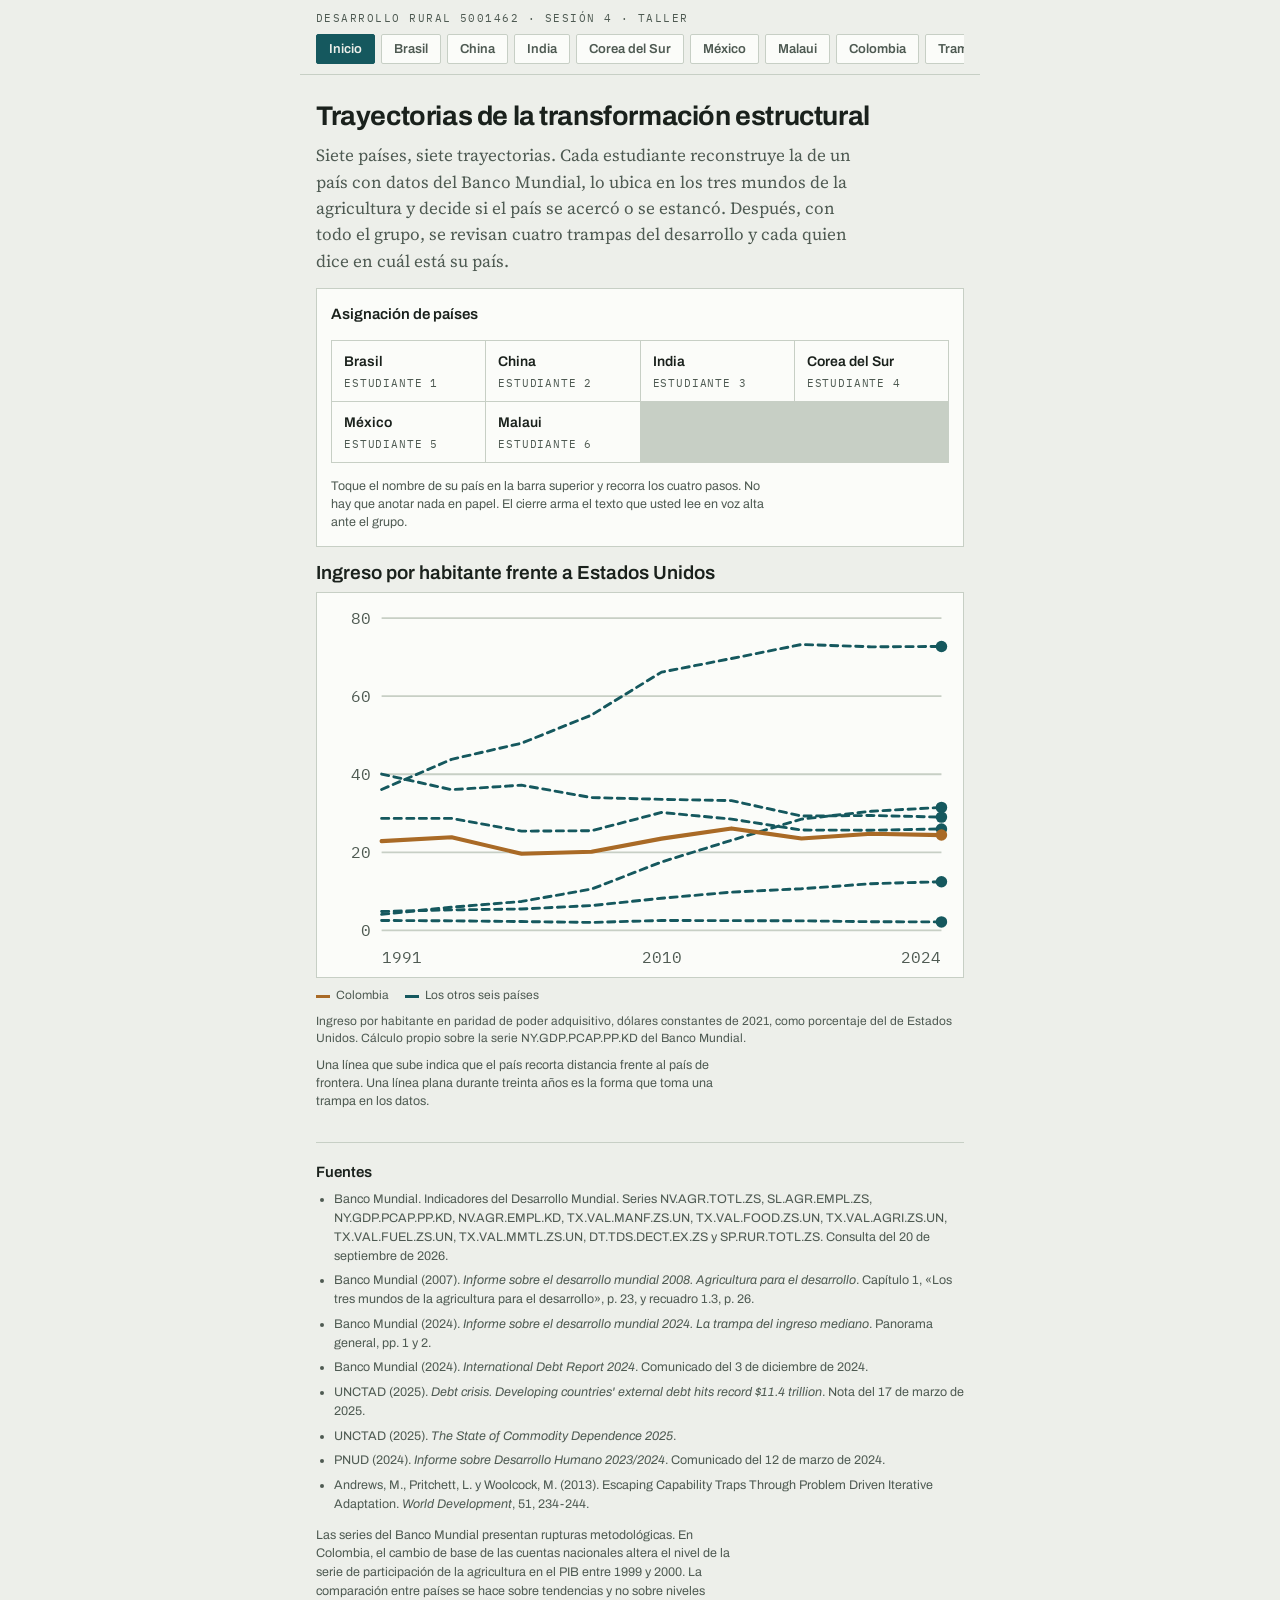
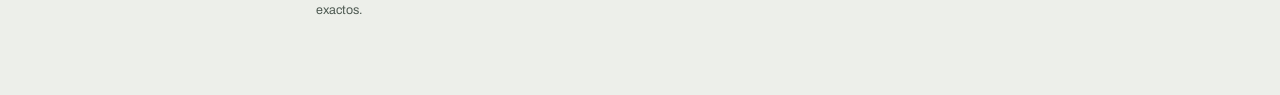
<file: index.html>
<!doctype html>
<html lang="es">
<head>
<meta charset="utf-8">
<meta name="viewport" content="width=device-width,initial-scale=1,viewport-fit=cover">
<style>
html{color-scheme:light dark}
:root{padding-top:env(safe-area-inset-top,0px); padding-bottom:env(safe-area-inset-bottom,0px)}
body{margin:0}
img{max-width:100%}
[hidden]{display:none!important}
</style>
<title>Panel de transformación estructural</title>
<link rel="preconnect" href="https://fonts.googleapis.com">
<link rel="preconnect" href="https://fonts.gstatic.com" crossorigin>
<link rel="stylesheet" href="https://fonts.googleapis.com/css2?family=Archivo:wght@500;600;700&family=IBM+Plex+Mono:wght@400;500;600&family=Source+Serif+4:opsz,wght@8..60,400;8..60,600&display=swap">

<style>
:root{
  --bg:#EDEFEA; --surface:#FBFCF9; --surface2:#E3E7DF;
  --ink:#1A211C; --ink2:#4E5A52; --line:#C7CFC5;
  --accent:#15585E; --accent-soft:rgba(21,88,94,.13);
  --col:#A96A26; --col-soft:rgba(169,106,38,.15);
  --warn:#96431F; --ok:#3B6B45;
  --sans:"Archivo","Helvetica Neue",Arial,sans-serif;
  --serif:"Source Serif 4",Georgia,"Times New Roman",serif;
  --mono:"IBM Plex Mono",ui-monospace,"SFMono-Regular",Menlo,monospace;
}
@media (prefers-color-scheme:dark){
  :root:not([data-theme="light"]){
    --bg:#111512; --surface:#191F1B; --surface2:#232A24;
    --ink:#E6EAE3; --ink2:#9AA79E; --line:#2F3932;
    --accent:#4FB0B6; --accent-soft:rgba(79,176,182,.17);
    --col:#DBA055; --col-soft:rgba(219,160,85,.19);
    --warn:#D5825C; --ok:#77B086;
  }
}
:root[data-theme="dark"]{
  --bg:#111512; --surface:#191F1B; --surface2:#232A24;
  --ink:#E6EAE3; --ink2:#9AA79E; --line:#2F3932;
  --accent:#4FB0B6; --accent-soft:rgba(79,176,182,.17);
  --col:#DBA055; --col-soft:rgba(219,160,85,.19);
  --warn:#D5825C; --ok:#77B086;
}

*{box-sizing:border-box}
body{margin:0; background:var(--bg); color:var(--ink); font-family:var(--serif); font-size:16px; line-height:1.55; -webkit-text-size-adjust:100%}
.wrap{max-width:680px; margin:0 auto; padding-inline:16px; padding-block:0 64px}

.topbar{position:sticky; top:env(safe-area-inset-top,0px); z-index:20; background:var(--bg); border-bottom:1px solid var(--line); margin-inline:-16px; padding-inline:16px; padding-block:10px 0}
.brand{font-family:var(--mono); font-size:10.5px; letter-spacing:.14em; text-transform:uppercase; color:var(--ink2); margin:0 0 8px}
.chips{display:flex; gap:6px; overflow-x:auto; padding-bottom:10px; scrollbar-width:none}
.chips::-webkit-scrollbar{display:none}
.chip{flex:0 0 auto; font-family:var(--sans); font-weight:600; font-size:13px; padding:7px 12px; border-radius:2px; border:1px solid var(--line); background:var(--surface); color:var(--ink2); cursor:pointer; white-space:nowrap; transition:background .12s,color .12s,border-color .12s}
.chip:hover{border-color:var(--accent); color:var(--ink)}
.chip[aria-pressed="true"]{background:var(--accent); border-color:var(--accent); color:var(--bg)}
.chip.is-col[aria-pressed="true"]{background:var(--col); border-color:var(--col)}
.chip:focus-visible,button:focus-visible,textarea:focus-visible,input:focus-visible{outline:2px solid var(--accent); outline-offset:2px}

h1{font-family:var(--sans); font-weight:700; font-size:27px; line-height:1.15; letter-spacing:-.015em; margin:26px 0 10px; text-wrap:balance}
h2{font-family:var(--sans); font-weight:600; font-size:19px; line-height:1.25; margin:0 0 8px; text-wrap:balance}
h3{font-family:var(--sans); font-weight:600; font-size:15px; margin:0 0 6px}
p{margin:0 0 12px; max-width:62ch}
.lead{font-size:17px; color:var(--ink2)}
.note{font-family:var(--sans); font-size:12.5px; line-height:1.45; color:var(--ink2); margin:8px 0 0}
.fuente{font-family:var(--sans); font-size:11.5px; line-height:1.45; color:var(--ink2); margin:6px 0 0}

.step{border-top:1px solid var(--line); padding-block:22px 4px; margin-top:4px}
.stepnum{font-family:var(--mono); font-size:11px; font-weight:600; letter-spacing:.1em; color:var(--ink2); display:block; margin-bottom:4px}
.panelbox{background:var(--surface); border:1px solid var(--line); padding:14px; margin:14px 0}
.ask{font-family:var(--sans); font-weight:600; font-size:14.5px; color:var(--ink); border-left:3px solid var(--accent); padding-left:10px; margin:14px 0 10px}

.figs{display:grid; grid-template-columns:repeat(auto-fit,minmax(142px,1fr)); gap:1px; background:var(--line); border:1px solid var(--line); margin:14px 0}
.fig{background:var(--surface); padding:11px 12px}
.fig .k{font-family:var(--mono); font-size:9.5px; letter-spacing:.1em; text-transform:uppercase; color:var(--ink2); display:block; line-height:1.4}
.fig .v{font-family:var(--mono); font-weight:600; font-size:21px; font-variant-numeric:tabular-nums; display:block; margin-top:3px; line-height:1.15; overflow-wrap:anywhere}
.fig .v.sm{font-size:15px}
.fig .s{font-family:var(--sans); font-size:11.5px; color:var(--ink2); display:block; line-height:1.35; margin-top:3px}
.v.up{color:var(--ok)} .v.down{color:var(--warn)}

figure{margin:0}
.chart{width:100%; height:auto; display:block; background:var(--surface); border:1px solid var(--line)}
.chart text{font-family:var(--mono); font-size:9px; fill:var(--ink2)}
.chart text.nm{font-family:var(--sans); font-size:11.5px; font-weight:600; fill:var(--ink)}
.chart line.grid{stroke:var(--line); stroke-width:1}
.chart line.umb{stroke:var(--warn); stroke-width:1.4; stroke-dasharray:4 3}
.legend{display:flex; flex-wrap:wrap; gap:6px 16px; font-family:var(--sans); font-size:12px; color:var(--ink2); margin-top:8px}
.legend i{display:inline-block; width:14px; height:3px; vertical-align:middle; margin-right:6px}
figcaption{font-family:var(--sans); font-size:12px; color:var(--ink2); margin-top:8px; line-height:1.45}

.cadena{margin:16px 0 4px}
.cadena .c{background:var(--surface); border:1px solid var(--line); border-left:3px solid var(--accent); padding:9px 12px; font-family:var(--sans); font-size:13.5px; line-height:1.4}
.cadena .c + .c{margin-top:20px; position:relative}
.cadena .c + .c::before{content:"\2193"; position:absolute; top:-18px; left:14px; color:var(--accent); font-size:15px; line-height:1; font-family:var(--sans)}
.cadena .vuelta{margin-top:8px; font-family:var(--mono); font-size:10.5px; letter-spacing:.1em; text-transform:uppercase; color:var(--warn)}

.scroll{overflow-x:auto; border:1px solid var(--line); background:var(--surface); margin:14px 0}
table{border-collapse:collapse; width:100%; min-width:700px; font-family:var(--mono); font-size:12.5px; font-variant-numeric:tabular-nums}
th,td{padding:8px 10px; text-align:right; border-bottom:1px solid var(--line); white-space:nowrap}
th{font-weight:600; font-size:10px; letter-spacing:.08em; text-transform:uppercase; color:var(--ink2); vertical-align:bottom}
th:first-child,td:first-child{text-align:left; font-family:var(--sans); font-weight:600; font-size:13px}
tbody tr:last-child td{border-bottom:none}
tr.is-col td{background:var(--col-soft)}
#tabla td:last-child{white-space:normal; min-width:230px; font-family:var(--serif); font-size:13.5px}

.opts{display:flex; flex-direction:column; gap:6px; margin:0 0 4px}
.opt{display:flex; align-items:flex-start; gap:9px; padding:9px 11px; border:1px solid var(--line); background:var(--surface); cursor:pointer; font-family:var(--sans); font-size:14px; line-height:1.4}
.opt:has(input:checked){border-color:var(--accent); background:var(--accent-soft)}
.opt input{margin:3px 0 0; accent-color:var(--accent); flex:0 0 auto}
textarea{width:100%; min-height:74px; padding:10px; border:1px solid var(--line); background:var(--surface); color:var(--ink); font-family:var(--serif); font-size:15px; line-height:1.5; resize:vertical; border-radius:0}
.readout{border:1px solid var(--accent); background:var(--accent-soft); padding:14px; margin-top:14px}
.readout p{font-size:16.5px; margin:0; max-width:none}
.readout .rl{font-family:var(--mono); font-size:10.5px; letter-spacing:.14em; text-transform:uppercase; color:var(--ink2); margin:0 0 6px}

.envio{border:1px solid var(--accent); background:var(--surface); padding:14px; margin-top:14px}
.envio label{display:block; font-family:var(--sans); font-weight:600; font-size:13.5px; margin-bottom:6px}
.envio input{width:100%; padding:10px; border:1px solid var(--line); background:var(--bg); color:var(--ink); font-family:var(--serif); font-size:15px; border-radius:0}
.btn{margin-top:10px; font-family:var(--sans); font-weight:600; font-size:14px; padding:10px 16px; border:1px solid var(--accent); background:var(--accent); color:var(--bg); cursor:pointer; border-radius:2px}
.btn:disabled{opacity:.5; cursor:default}
.estado{font-family:var(--sans); font-size:12.5px; line-height:1.45; color:var(--ink2); margin:8px 0 0; min-height:1.3em}
.estado.ok{color:var(--ok)} .estado.err{color:var(--warn)}
.vacio{font-family:var(--sans); font-size:13px; color:var(--ink2); border:1px dashed var(--line); padding:18px; text-align:center; margin:14px 0}

.assign{display:grid; grid-template-columns:repeat(auto-fit,minmax(150px,1fr)); gap:1px; background:var(--line); border:1px solid var(--line); margin:14px 0}
.assign div{background:var(--surface); padding:10px 12px}
.assign .p{font-family:var(--sans); font-weight:600; font-size:14px; display:block}
.assign .q{font-family:var(--mono); font-size:10.5px; letter-spacing:.08em; text-transform:uppercase; color:var(--ink2); display:block; margin-top:2px}

.sources{border-top:1px solid var(--line); margin-top:32px; padding-top:18px}
.sources p,.sources li{font-family:var(--sans); font-size:12.5px; line-height:1.5; color:var(--ink2)}
.sources ul{padding-left:18px; margin:0 0 12px}
.sources li{margin-bottom:6px}

@media (prefers-reduced-motion:reduce){*{transition:none!important}}
</style>

</head>
<body>
<div class="wrap">

  <div class="topbar">
    <p class="brand">Desarrollo Rural 5001462 · Sesión 4 · Taller</p>
    <div class="chips" id="chips" aria-label="Navegación del panel"></div>
  </div>

  <main id="view"></main>

  <section class="sources">
    <h3>Fuentes</h3>
    <ul>
      <li>Banco Mundial. Indicadores del Desarrollo Mundial. Series NV.AGR.TOTL.ZS, SL.AGR.EMPL.ZS, NY.GDP.PCAP.PP.KD, NV.AGR.EMPL.KD, TX.VAL.MANF.ZS.UN, TX.VAL.FOOD.ZS.UN, TX.VAL.AGRI.ZS.UN, TX.VAL.FUEL.ZS.UN, TX.VAL.MMTL.ZS.UN, DT.TDS.DECT.EX.ZS y SP.RUR.TOTL.ZS. Consulta del 20 de septiembre de 2026.</li>
      <li>Banco Mundial (2007). <em>Informe sobre el desarrollo mundial 2008. Agricultura para el desarrollo</em>. Capítulo 1, «Los tres mundos de la agricultura para el desarrollo», p. 23, y recuadro 1.3, p. 26.</li>
      <li>Banco Mundial (2024). <em>Informe sobre el desarrollo mundial 2024. La trampa del ingreso mediano</em>. Panorama general, pp. 1 y 2.</li>
      <li>Banco Mundial (2024). <em>International Debt Report 2024</em>. Comunicado del 3 de diciembre de 2024.</li>
      <li>UNCTAD (2025). <em>Debt crisis. Developing countries' external debt hits record $11.4 trillion</em>. Nota del 17 de marzo de 2025.</li>
      <li>UNCTAD (2025). <em>The State of Commodity Dependence 2025</em>.</li>
      <li>PNUD (2024). <em>Informe sobre Desarrollo Humano 2023/2024</em>. Comunicado del 12 de marzo de 2024.</li>
      <li>Andrews, M., Pritchett, L. y Woolcock, M. (2013). Escaping Capability Traps Through Problem Driven Iterative Adaptation. <em>World Development</em>, 51, 234-244.</li>
    </ul>
    <p>Las series del Banco Mundial presentan rupturas metodológicas. En Colombia, el cambio de base de las cuentas nacionales altera el nivel de la serie de participación de la agricultura en el PIB entre 1999 y 2000. La comparación entre países se hace sobre tendencias y no sobre niveles exactos.</p>
  </section>

</div>

<script>
/* =======================================================================
   CONFIGURACIÓN DE ENVÍO A GOOGLE SHEETS
   Pegue entre las comillas la dirección de la aplicación web de Apps Script.
   Deje la cadena vacía para trabajar sin hoja de cálculo.
   ======================================================================= */
var URL_HOJA  = "https://script.google.com/macros/s/AKfycbxh5_6kAT837GPsjgeRCB_zpQde7t4JongeX47M9hT-bHzZqk6aid1a45q8JOz2jnsP/exec";
var CURSO     = "5001462";
var SESION    = "4";
var ACTIVIDAD = "transformacion-estructural";
/* ===================================================================== */

var ANIOS = [1991,1995,2000,2005,2010,2015,2020,2023,2024];
var EEUU  = [43748,47227,55046,59612,59797,64368,67407,74352,75698];
var ANIOS3 = [2000,2010,2024];

var PAISES = {
  BRA:{nombre:"Brasil", agri:[6.84,5.01,4.75,4.65,4.12,4.32,5.71,6.02,5.75], empleo:[16.10,15.71,14.21,14.33,10.52,9.33,9.31,8.20,7.72], pib:[12547,13550,14005,15221,18062,18357,17328,19080,19652], manuf:[57.55,34.96,23.22], vat:[4362,7112,12735], rural:12.10, deuda:[86.7,18.4,26.7], prim:{ali:40.35,agr:5.65,com:16.96,min:12.64},
    informe:"El informe de 2008 señala que todos los estados de Brasil califican como urbanizados (recuadro 1.3, p. 26)."},
  CHN:{nombre:"China", agri:[23.96,19.50,14.53,11.48,9.17,8.22,7.54,6.89,6.80], empleo:[59.64,52.20,50.04,44.80,36.70,28.30,23.60,22.80,22.22], pib:[1798,2808,4066,6298,10476,14857,19215,22687,23841], manuf:[88.23,93.59,91.16], vat:[1492,2802,8100], rural:34.11, deuda:[13.1,2.9,8.6], prim:{ali:2.43,agr:0.34,com:1.50,min:1.51},
    informe:"El informe de 2008 señala que todas las provincias de China, salvo Hainan, están en transformación (recuadro 1.3, p. 26)."},
  IND:{nombre:"India", agri:[27.66,24.46,21.61,17.62,17.03,16.17,18.67,17.66,17.57], empleo:[63.13,61.97,59.61,55.02,51.06,44.28,44.68,43.51,42.35], pib:[2116,2469,3010,3770,4914,6302,7187,8871,9416], manuf:[77.73,62.62,67.10], vat:[994,1348,2102], rural:64.62, deuda:[17.1,6.8,10.5], prim:{ali:11.13,agr:0.90,com:17.09,min:3.69},
    informe:"El informe de 2008 describe a India como «en conjunto un país en transformación», con estados agrícolas y estados urbanizados (recuadro 1.3, p. 26)."},
  KOR:{nombre:"Corea del Sur", agri:[6.61,5.14,3.71,2.51,2.04,1.90,1.58,1.45,1.46], empleo:[15.48,11.18,10.44,7.48,6.19,5.11,5.37,5.32,5.20], pib:[15784,20698,26404,32886,39574,44849,49374,54029,55071], manuf:[89.94,88.29,87.29], vat:[10503,18156,17998], rural:18.83, deuda:null, prim:{ali:1.63,agr:0.80,com:7.70,min:2.40},
    informe:"El panorama general del informe de 2008 no clasifica a este país. En 2007 ya era una economía de ingreso alto y quedaba fuera de los tres mundos."},
  MEX:{nombre:"México", agri:[6.50,4.13,3.16,2.95,3.09,3.09,3.71,3.85,3.87], empleo:[25.95,23.55,17.52,15.26,14.45,13.78,13.12,11.96,11.61], pib:[17512,17028,20470,20277,20058,21409,19728,21865,21970], manuf:[83.50,74.54,79.02], vat:[4266,5068,6201], rural:20.25, deuda:[31.9,9.6,9.5], prim:{ali:8.53,agr:0.14,com:4.49,min:2.07},
    informe:"El informe de 2008 describe a México como «un país en general urbanizado», con algunos estados en transformación y dos agrícolas (recuadro 1.3, p. 26)."},
  MWI:{nombre:"Malaui", agri:[32.98,22.34,29.66,27.38,24.63,22.99,25.02,28.87,31.79], empleo:[72.95,72.07,71.13,70.66,67.07,65.34,64.92,65.30,65.24], pib:[1104,1141,1239,1215,1504,1598,1656,1649,1634], manuf:[7.45,8.24,8.05], vat:[468,482,502], rural:82.73, deuda:[13.5,1.7,10.6], prim:{ali:90.18,agr:0.92,com:0.00,min:0.85},
    informe:"El panorama general del informe de 2008 no nombra a este país. Ubica en el mundo agrícola a la mayor parte de África subsahariana (p. 23)."},
  COL:{nombre:"Colombia", agri:[17.45,14.02,8.31,7.53,6.32,5.98,7.51,8.80,9.50], empleo:[19.94,19.04,19.86,19.40,17.51,15.39,15.81,14.40,14.25], pib:[9996,11279,10813,11999,14037,16821,15862,18407,18482], manuf:[32.46,21.31,21.38], vat:[4227,4298,6549], rural:21.48, deuda:[30.6,20.1,43.0], prim:{ali:18.09,agr:5.09,com:45.30,min:1.84},
    informe:"El panorama general del informe de 2008 no nombra al país. Ubica en el mundo urbanizado a la mayor parte de América Latina (p. 23)."}
};

var ORDEN = ["BRA","CHN","IND","KOR","MEX","MWI","COL"];
var UMBRAL_PRIM = 60;

function n1(x){return x.toFixed(1).replace(".",",");}
function n0(x){return Math.round(x).toLocaleString("es-CO");}
function ratioEEUU(c,i){return PAISES[c].pib[i]/EEUU[i]*100;}
function primTotal(c){var p=PAISES[c].prim; return p.ali+p.agr+p.com+p.min;}
function mundo(c){
  var e=PAISES[c].empleo[8], r=PAISES[c].rural;
  if(e>=50 && r>=50) return "agrícola";
  if(e>=20) return "en transformación";
  return "urbanizado";
}
function esc(s){return String(s).replace(/&/g,"&amp;").replace(/</g,"&lt;").replace(/>/g,"&gt;").replace(/"/g,"&quot;");}

/* ---------- gráficas ---------- */
function escala(bruto){
  var pasos=[1,2,5,10,20,25,50,100,200];
  for(var i=0;i<pasos.length;i++){ var p=pasos[i], n=Math.ceil(bruto/p); if(n<=5) return {paso:p,max:n*p,n:n}; }
  return {paso:200,max:1000,n:5};
}

function lineas(series, opts){
  opts=opts||{};
  var W=360,H=214,L=36,R=12,T=14,B=26, bruto=0;
  series.forEach(function(s){s.datos.forEach(function(v){if(v>bruto)bruto=v;});});
  var e=escala(bruto||1);
  var x=function(i){return L+(W-L-R)*i/(ANIOS.length-1);};
  var y=function(v){return T+(H-T-B)*(1-v/e.max);};
  var o='<svg class="chart" viewBox="0 0 '+W+' '+H+'" role="img" aria-label="'+esc(opts.alt||"Gráfica de líneas")+'">';
  for(var g=0;g<=e.n;g++){
    var val=e.paso*g, yy=y(val);
    o+='<line class="grid" x1="'+L+'" y1="'+yy.toFixed(1)+'" x2="'+(W-R)+'" y2="'+yy.toFixed(1)+'"/>';
    o+='<text x="'+(L-6)+'" y="'+(yy+3.4).toFixed(1)+'" text-anchor="end">'+(e.paso>=5?n0(val):n1(val))+'</text>';
  }
  [0,4,8].forEach(function(i){
    o+='<text x="'+x(i).toFixed(1)+'" y="'+(H-8)+'" text-anchor="'+(i===0?"start":i===8?"end":"middle")+'">'+ANIOS[i]+'</text>';
  });
  if(opts.area && series.length>=2){
    var p="";
    for(var i=0;i<ANIOS.length;i++) p+=(i?"L":"M")+x(i).toFixed(1)+" "+y(series[0].datos[i]).toFixed(1)+" ";
    for(var j=ANIOS.length-1;j>=0;j--) p+="L"+x(j).toFixed(1)+" "+y(series[1].datos[j]).toFixed(1)+" ";
    o+='<path d="'+p+'Z" style="fill:var(--accent-soft)" stroke="none"/>';
  }
  series.forEach(function(s){
    var d="";
    for(var i=0;i<ANIOS.length;i++) d+=(i?"L":"M")+x(i).toFixed(1)+" "+y(s.datos[i]).toFixed(1)+" ";
    o+='<path d="'+d+'" fill="none" style="stroke:'+s.color+'" stroke-width="'+(s.punteada?1.6:2.3)+'" stroke-linejoin="round" stroke-linecap="round"'+(s.punteada?' stroke-dasharray="4 3"':'')+'/>';
    o+='<circle cx="'+x(ANIOS.length-1).toFixed(1)+'" cy="'+y(s.datos[8]).toFixed(1)+'" r="3.2" style="fill:'+s.color+'"/>';
  });
  return o+'</svg>';
}

function barras(pares, opts){
  opts=opts||{};
  var W=360, alto=30, H=pares.length*alto+20, L=112, R=52, max=0;
  pares.forEach(function(p){if(p.valor>max)max=p.valor;});
  if(opts.umbral && opts.umbral>max) max=opts.umbral;
  if(max<=0)max=1;
  var esc_=function(v){return (W-L-R)*v/max;};
  var o='<svg class="chart" viewBox="0 0 '+W+' '+H+'" role="img" aria-label="'+esc(opts.alt||"Gráfica de barras")+'">';
  pares.forEach(function(p,i){
    var yy=8+i*alto, w=Math.max(esc_(p.valor),2);
    o+='<text class="nm" x="'+(L-8)+'" y="'+(yy+15)+'" text-anchor="end">'+esc(p.nombre)+'</text>';
    o+='<rect x="'+L+'" y="'+(yy+3)+'" width="'+w.toFixed(1)+'" height="16" style="fill:'+p.color+'"/>';
    o+='<text x="'+(L+w+6).toFixed(1)+'" y="'+(yy+15)+'">'+esc(p.etiqueta)+'</text>';
  });
  if(opts.umbral){
    var xu=L+esc_(opts.umbral);
    o+='<line class="umb" x1="'+xu.toFixed(1)+'" y1="4" x2="'+xu.toFixed(1)+'" y2="'+(H-14)+'"/>';
    o+='<text x="'+xu.toFixed(1)+'" y="'+(H-4)+'" text-anchor="middle" style="fill:var(--warn)">'+esc(opts.umbralTexto||"umbral")+'</text>';
  }
  return o+'</svg>';
}

function cadena(pasos){
  return '<div class="cadena">'+pasos.map(function(t){return '<div class="c">'+t+'</div>';}).join("")+
    '<p class="vuelta">Y el ciclo vuelve a empezar</p></div>';
}

/* ---------- vistas ---------- */
function vistaInicio(){
  var asign=ORDEN.filter(function(c){return c!=="COL";}).map(function(c,i){
    return '<div><span class="p">'+PAISES[c].nombre+'</span><span class="q">Estudiante '+(i+1)+'</span></div>';
  }).join("");
  var ls=ORDEN.map(function(c){
    return {datos:ANIOS.map(function(_,i){return ratioEEUU(c,i);}), color:(c==="COL"?"var(--col)":"var(--accent)"), punteada:(c!=="COL")};
  });
  return '<h1>Trayectorias de la transformación estructural</h1>'+
  '<p class="lead">Siete países, siete trayectorias. Cada estudiante reconstruye la de un país con datos del Banco Mundial, lo ubica en los tres mundos de la agricultura y decide si el país se acercó o se estancó. Después, con todo el grupo, se revisan cuatro trampas del desarrollo y cada quien dice en cuál está su país.</p>'+
  '<div class="panelbox"><h3>Asignación de países</h3><div class="assign">'+asign+'</div>'+
  '<p class="note">Toque el nombre de su país en la barra superior y recorra los cuatro pasos. No hay que anotar nada en papel. El cierre arma el texto que usted lee en voz alta ante el grupo.</p></div>'+
  '<h2>Ingreso por habitante frente a Estados Unidos</h2>'+
  '<figure>'+lineas(ls,{alt:"Ingreso por habitante de los siete países como porcentaje del de Estados Unidos entre 1991 y 2024"})+
  '<div class="legend"><span><i style="background:var(--col)"></i>Colombia</span><span><i style="background:var(--accent)"></i>Los otros seis países</span></div>'+
  '<figcaption>Ingreso por habitante en paridad de poder adquisitivo, dólares constantes de 2021, como porcentaje del de Estados Unidos. Cálculo propio sobre la serie NY.GDP.PCAP.PP.KD del Banco Mundial.</figcaption></figure>'+
  '<p class="note">Una línea que sube indica que el país recorta distancia frente al país de frontera. Una línea plana durante treinta años es la forma que toma una trampa en los datos.</p>';
}

function vistaPais(cod){
  var P=PAISES[cod], esCol=(cod==="COL"), color=esCol?"var(--col)":"var(--accent)";
  var dAgri=P.agri[0]-P.agri[8], dEmp=P.empleo[0]-P.empleo[8];
  var brecha=P.empleo[8]/P.agri[8];
  var r91=ratioEEUU(cod,0), r24=ratioEEUU(cod,8), dif=r24-r91;
  var clase=dif>3?"up":dif<-3?"down":"";
  var verbo=dif>3?"Se acercó":dif<-3?"Se alejó":"Se mantuvo";
  var m=mundo(cod);
  var crece=(P.vat[2]/P.vat[0]-1)*100, creceCol=(PAISES.COL.vat[2]/PAISES.COL.vat[0]-1)*100;
  var pt=primTotal(cod);

  var o='<h1>'+P.nombre+'</h1><p class="lead">'+(esCol
    ? 'El caso que se examina en todas las sesiones. Los mismos cuatro pasos y, al final, la lista de trampas aplicada al agro colombiano.'
    : 'Recorra los cuatro pasos en orden. Cada paso trae una pregunta que se responde con el dato que tiene enfrente.')+'</p>';

  o+='<section class="step"><span class="stepnum">Paso 01</span><h2>Trayectoria de la agricultura</h2>'+
    '<p>Dos líneas. Arriba, el porcentaje de los trabajadores del país que están en la agricultura. Abajo, el porcentaje del producto interno bruto que aporta la agricultura. La franja entre ambas es la brecha de productividad.</p>'+
    '<figure>'+lineas([{datos:P.empleo,color:color},{datos:P.agri,color:color,punteada:true}],
      {area:true, alt:"Empleo agrícola y participación de la agricultura en el PIB de "+P.nombre})+
    '<div class="legend"><span><i style="background:'+color+'"></i>Empleo agrícola, % del empleo total</span><span><i style="background:'+color+';opacity:.5"></i>Agricultura, % del PIB</span></div>'+
    '<figcaption>Series SL.AGR.EMPL.ZS y NV.AGR.TOTL.ZS, Banco Mundial.</figcaption></figure>'+
    '<div class="figs">'+
      '<div class="fig"><span class="k">Empleo agrícola 2024</span><span class="v">'+n1(P.empleo[8])+' %</span><span class="s">'+(dEmp>=0?"Bajó":"Subió")+' '+n1(Math.abs(dEmp))+' puntos desde 1991</span></div>'+
      '<div class="fig"><span class="k">Agricultura en el PIB 2024</span><span class="v">'+n1(P.agri[8])+' %</span><span class="s">'+(dAgri>=0?"Bajó":"Subió")+' '+n1(Math.abs(dAgri))+' puntos desde 1991</span></div>'+
      '<div class="fig"><span class="k">Población rural 2024</span><span class="v">'+n1(P.rural)+' %</span><span class="s">Serie SP.RUR.TOTL.ZS</span></div>'+
    '</div>'+
    '<p class="ask">¿Las dos líneas bajaron al mismo tiempo, o una bajó mucho más rápido que la otra?</p></section>';

  var pares=[{nombre:P.nombre, valor:P.vat[2], etiqueta:n0(P.vat[2]), color:color}];
  if(!esCol) pares.push({nombre:"Colombia", valor:PAISES.COL.vat[2], etiqueta:n0(PAISES.COL.vat[2]), color:"var(--col)"});
  if(cod!=="KOR") pares.push({nombre:"Corea del Sur", valor:PAISES.KOR.vat[2], etiqueta:n0(PAISES.KOR.vat[2]), color:"var(--line)"});
  if(cod!=="MWI") pares.push({nombre:"Malaui", valor:PAISES.MWI.vat[2], etiqueta:n0(PAISES.MWI.vat[2]), color:"var(--line)"});

  o+='<section class="step"><span class="stepnum">Paso 02</span><h2>Brecha de productividad</h2>'+
    '<p>Si '+n1(P.empleo[8])+' de cada 100 trabajadores producen el '+n1(P.agri[8])+' % del producto, cada trabajador agrícola produce menos que el promedio del país. Esa distancia es lo que el informe de 2008 llama la brecha entre la agricultura y el resto de la economía.</p>'+
    '<div class="figs">'+
      '<div class="fig"><span class="k">Puntos de empleo por punto de PIB</span><span class="v">'+n1(brecha)+'</span><span class="s">Cuanto más alto, mayor la brecha. Cálculo propio.</span></div>'+
      '<div class="fig"><span class="k">Valor agregado por trabajador agrícola</span><span class="v">'+n0(P.vat[2])+'</span><span class="s">Dólares constantes de 2015, año 2024. Serie NV.AGR.EMPL.KD.</span></div>'+
      '<div class="fig"><span class="k">Variación desde 2000</span><span class="v '+(crece>=0?"up":"down")+'">'+(crece>=0?"+":"−")+n0(Math.abs(crece))+' %</span><span class="s">'+(esCol?"Medido en dólares constantes.":"En Colombia, +"+n0(creceCol)+" % en el mismo período.")+'</span></div>'+
    '</div>'+
    '<figure>'+barras(pares,{alt:"Valor agregado por trabajador agrícola en 2024, en dólares constantes de 2015"})+
    '<figcaption>Valor agregado agrícola por trabajador, dólares constantes de 2015, año 2024. Serie NV.AGR.EMPL.KD, Banco Mundial.</figcaption></figure>'+
    '<p class="ask">¿La brecha se cerró o se ensanchó entre 1991 y 2024?</p></section>';

  var sr=[{datos:ANIOS.map(function(_,i){return ratioEEUU(cod,i);}), color:color}];
  if(!esCol) sr.push({datos:ANIOS.map(function(_,i){return ratioEEUU("COL",i);}), color:"var(--col)", punteada:true});
  o+='<section class="step"><span class="stepnum">Paso 03</span><h2>Posición frente al país de frontera</h2>'+
    '<p>El informe de 2024 mide el avance de un país en relación con el ingreso por habitante de Estados Unidos, al que llama el país de frontera económica. La pregunta no es si el país creció, sino si recortó distancia.</p>'+
    '<figure>'+lineas(sr,{alt:"Ingreso por habitante de "+P.nombre+" como porcentaje del de Estados Unidos"})+
    '<div class="legend"><span><i style="background:'+color+'"></i>'+P.nombre+'</span>'+(esCol?"":'<span><i style="background:var(--col)"></i>Colombia</span>')+'</div>'+
    '<figcaption>Ingreso por habitante en paridad de poder adquisitivo como porcentaje del de Estados Unidos. Cálculo propio sobre la serie NY.GDP.PCAP.PP.KD.</figcaption></figure>'+
    '<div class="figs">'+
      '<div class="fig"><span class="k">1991</span><span class="v">'+n1(r91)+' %</span><span class="s">del ingreso de Estados Unidos</span></div>'+
      '<div class="fig"><span class="k">2024</span><span class="v">'+n1(r24)+' %</span><span class="s">del ingreso de Estados Unidos</span></div>'+
      '<div class="fig"><span class="k">Resultado de 33 años</span><span class="v '+clase+'">'+(dif>=0?"+":"−")+n1(Math.abs(dif))+'</span><span class="s">puntos. '+verbo+'.</span></div>'+
    '</div>'+
    '<p class="ask">¿Qué ocurrió primero en este país, la caída del empleo agrícola o el acercamiento al país de frontera?</p></section>';

  o+='<section class="step"><span class="stepnum">Paso 04</span><h2>Clasificación en los tres mundos</h2>'+
    '<p>El informe de 2008 divide a los países en tres mundos según el aporte de la agricultura al crecimiento y según dónde se concentra la pobreza. Esos dos datos no están en el panel, de modo que el taller usa una regla operativa más simple, construida con el empleo agrícola y la población rural.</p>'+
    '<div class="panelbox"><h3>Regla operativa del taller</h3>'+
    '<p class="note">Mundo agrícola: empleo agrícola de 50 % o más y población rural de 50 % o más. Mundo en transformación: empleo agrícola entre 20 % y 50 %. Mundo urbanizado: empleo agrícola por debajo de 20 %.</p></div>'+
    '<div class="figs"><div class="fig"><span class="k">Resultado de la regla</span><span class="v sm">Mundo '+m+'</span><span class="s">Empleo agrícola '+n1(P.empleo[8])+' %, población rural '+n1(P.rural)+' %</span></div></div>'+
    '<p class="note">'+P.informe+'</p>'+
    '<p class="ask">¿Qué se pierde al reemplazar el criterio del informe por esta regla más simple?</p></section>';

  o+='<section class="step"><span class="stepnum">Datos para el bloque de trampas</span><h2>Deuda y exportaciones</h2>'+
    '<p>Estas dos cifras no se usan en los cuatro pasos. Se necesitan más adelante, cuando el grupo revise las cuatro trampas del desarrollo.</p>'+
    '<div class="figs">'+
      '<div class="fig"><span class="k">Servicio de la deuda externa</span><span class="v">'+(P.deuda?n1(P.deuda[2])+' %':'sin dato')+'</span><span class="s">'+(P.deuda
        ? 'de las exportaciones de bienes, servicios e ingreso primario, 2024. Era '+n1(P.deuda[0])+' % en 2000. Serie DT.TDS.DECT.EX.ZS.'
        : 'El sistema de notificación de la deuda del Banco Mundial cubre países de ingreso bajo y mediano. Este país ya no reporta.')+'</span></div>'+
      '<div class="fig"><span class="k">Exportaciones primarias</span><span class="v">'+n1(pt)+' %</span><span class="s">de las exportaciones de mercancías, 2024. Alimentos '+n1(P.prim.ali)+', materias primas agrícolas '+n1(P.prim.agr)+', combustibles '+n1(P.prim.com)+', minerales y metales '+n1(P.prim.min)+'.</span></div>'+
    '</div></section>';

  o+='<section class="step"><span class="stepnum">Cierre</span><h2>Veredicto</h2>'+
    '<p>Marque las opciones y escriba una frase. El texto de abajo se arma solo y es lo que usted lee en voz alta. La última pregunta se responde después del bloque común de trampas.</p>'+
    formulario(m,verbo,esCol)+
    '<div class="readout"><p class="rl">Texto para leer en voz alta</p><p id="salida"></p></div>'+
    bloqueEnvio()+'</section>';

  if(esCol) o+=bloqueColombia();
  return o;
}

function bloqueEnvio(){
  if(!URL_HOJA) return '<p class="note">Las respuestas quedan guardadas en este celular. Léalas en voz alta ante el grupo.</p>';
  return '<div class="envio">'+
    '<label for="nombre">Nombre</label>'+
    '<input type="text" id="nombre" autocomplete="name" placeholder="Escriba su nombre">'+
    '<button type="button" class="btn" id="btnEnviar">Enviar respuestas</button>'+
    '<p class="estado" id="estadoEnvio"></p>'+
    '</div>';
}

function formulario(m,verbo,esCol){
  var o='<p class="ask">Ubicación en los tres mundos</p><div class="opts">';
  ["agrícola","en transformación","urbanizado"].forEach(function(v,i){
    o+='<label class="opt"><input type="radio" name="v1" id="v1_'+i+'" value="'+v+'"'+(v===m?" checked":"")+'><span>Mundo '+v+'</span></label>';
  });
  o+='</div><p class="ask">Distancia frente al país de frontera</p><div class="opts">';
  [["Se acercó","se acercó a Estados Unidos"],["Se mantuvo","se mantuvo a la misma distancia de Estados Unidos"],["Se alejó","se alejó de Estados Unidos"]].forEach(function(par,i){
    o+='<label class="opt"><input type="radio" name="v2" id="v2_'+i+'" value="'+par[1]+'"'+(par[0]===verbo?" checked":"")+'><span>'+par[0]+'</span></label>';
  });
  o+='</div><p class="ask">'+(esCol?"El indicador más crítico del país":"El indicador que más lo separa de Colombia")+'</p><div class="opts">';
  [["el empleo agrícola","Empleo agrícola"],["la productividad por trabajador agrícola","Productividad por trabajador"],["el peso de las manufacturas en las exportaciones","Manufacturas en las exportaciones"],["el ingreso por habitante","Ingreso por habitante"]].forEach(function(par,i){
    o+='<label class="opt"><input type="radio" name="v3" id="v3_'+i+'" value="'+par[0]+'"'+(i===0?" checked":"")+'><span>'+par[1]+'</span></label>';
  });
  o+='</div><p class="ask">En una frase, qué explica esa diferencia</p><textarea id="v4" placeholder="Escriba aquí su frase."></textarea>';
  o+='<p class="ask">La trampa en la que está su país</p><div class="opts">';
  [["la trampa del ingreso mediano","Ingreso mediano"],["la trampa de la deuda","Deuda"],["la trampa de la dependencia de commodities","Dependencia de commodities"],["la trampa de la capacidad institucional","Capacidad institucional"],["ninguna de las cuatro","Ninguna de las cuatro"]].forEach(function(par,i){
    o+='<label class="opt"><input type="radio" name="v5" id="v5_'+i+'" value="'+par[0]+'"><span>'+par[1]+'</span></label>';
  });
  return o+'</div>';
}

function bloqueColombia(){
  var C=PAISES.COL;
  return '<section class="step"><span class="stepnum">Cierre común</span><h2>Lista de trampas aplicada al agro colombiano</h2>'+
  '<p>Estas son las cifras colombianas que el grupo discute frente a las cuatro trampas.</p>'+
  '<div class="figs">'+
    '<div class="fig"><span class="k">Manufacturas en las exportaciones</span><span class="v">'+n1(C.manuf[2])+' %</span><span class="s">Era '+n1(C.manuf[0])+' % en 2000. Serie TX.VAL.MANF.ZS.UN.</span></div>'+
    '<div class="fig"><span class="k">Exportaciones primarias</span><span class="v">'+n1(primTotal("COL"))+' %</span><span class="s">Por encima del umbral de 60 % que usa la UNCTAD.</span></div>'+
    '<div class="fig"><span class="k">Servicio de la deuda externa</span><span class="v">'+n1(C.deuda[2])+' %</span><span class="s">de las exportaciones, 2024. Era '+n1(C.deuda[1])+' % en 2010.</span></div>'+
    '<div class="fig"><span class="k">Productividad agrícola desde 2000</span><span class="v">+'+n0((C.vat[2]/C.vat[0]-1)*100)+' %</span><span class="s">China creció +'+n0((PAISES.CHN.vat[2]/PAISES.CHN.vat[0]-1)*100)+' % en el mismo período.</span></div>'+
    '<div class="fig"><span class="k">Distancia frente a Estados Unidos</span><span class="v sm">'+n1(ratioEEUU("COL",0))+' % → '+n1(ratioEEUU("COL",8))+' %</span><span class="s">Entre 1991 y 2024.</span></div>'+
  '</div>'+
  '<p class="ask">Con estas cifras sobre la mesa, ¿el problema del agro colombiano es que la agricultura pese poco, o que la agricultura y el resto de la economía se hayan quedado quietas al mismo tiempo?</p></section>';
}

/* ---------- bloque común de trampas ---------- */
function vistaTrampas(){
  var o='<h1>Cuatro trampas del desarrollo</h1>'+
  '<p class="lead">Una trampa no es un problema aislado. Es un ciclo en el que un problema alimenta al siguiente y produce un equilibrio difícil de romper. Estas cuatro se cruzan entre sí. Cada estudiante decide al final en cuál está su país y lo sostiene con una cifra.</p>';

  /* 1 */
  o+='<section class="step"><span class="stepnum">Trampa 01</span><h2>Ingreso mediano</h2>'+
    cadena([
      "El país sube de ingreso bajo a ingreso mediano apostando a la inversión",
      "La inversión sola rinde cada vez menos y no se incorpora tecnología del exterior",
      "La productividad se estanca",
      "El ingreso por habitante deja de acercarse al del país de frontera",
      "Se responde con más inversión, que es lo único que el país sabe hacer"
    ])+
    '<div class="figs">'+
      '<div class="fig"><span class="k">Economías de ingreso mediano</span><span class="v">108</span><span class="s">Con ingreso por habitante entre 1.136 y 13.845 dólares.</span></div>'+
      '<div class="fig"><span class="k">Pasaron a ingreso alto desde 1990</span><span class="v">34</span><span class="s">Su población conjunta es menor a 250 millones de personas, el equivalente a la población de Pakistán.</span></div>'+
    '</div>'+
    '<p class="fuente">Banco Mundial (2024). Informe sobre el desarrollo mundial 2024. La trampa del ingreso mediano. Panorama general, pp. 1 y 2. El informe propone dos transiciones sucesivas, primero sumar incorporación de tecnología a la inversión y después sumar innovación propia.</p>'+
    '<p class="ask">Mire la gráfica de inicio. ¿Cuáles de los siete países se están acercando al país de frontera y cuáles llevan treinta años en la misma línea?</p></section>';

  /* 2 */
  var deudaPares=ORDEN.filter(function(c){return PAISES[c].deuda;}).map(function(c){
    return {nombre:PAISES[c].nombre, valor:PAISES[c].deuda[2], etiqueta:n1(PAISES[c].deuda[2])+" %",
      color:(c==="COL"?"var(--col)":"var(--accent)")};
  }).sort(function(a,b){return b.valor-a.valor;});

  o+='<section class="step"><span class="stepnum">Trampa 02</span><h2>Deuda</h2>'+
    cadena([
      "El servicio de la deuda externa absorbe una parte grande de lo que el país gana exportando",
      "Queda menos presupuesto para salud, educación e infraestructura",
      "La economía crece menos y resiste peor los choques, como ocurrió con la pandemia",
      "Los acreedores perciben más riesgo y cobran intereses más altos",
      "El servicio de la deuda sube otra vez"
    ])+
    '<div class="figs">'+
      '<div class="fig"><span class="k">Servicio de deuda externa en 2023</span><span class="v sm">1,4 billones US$</span><span class="s">Récord pagado por los países en desarrollo. Los intereses subieron casi un tercio, hasta 406.000 millones, el nivel más alto en veinte años.</span></div>'+
      '<div class="fig"><span class="k">Deuda externa acumulada</span><span class="v sm">11,4 billones US$</span><span class="s">En 2023, cuadruplicada en dos décadas.</span></div>'+
      '<div class="fig"><span class="k">Países menos adelantados sin recuperar</span><span class="v">18 de 35</span><span class="s">No habían vuelto a su nivel de desarrollo humano de 2019. Los 38 países de la OCDE sí lo superaron.</span></div>'+
    '</div>'+
    '<p class="fuente">Banco Mundial, International Debt Report 2024, comunicado del 3 de diciembre de 2024. En los países más pobres los intereses llegaron a 34.600 millones de dólares y presionaron los presupuestos de salud, educación y ambiente. UNCTAD, nota del 17 de marzo de 2025, que resume el mecanismo así: los países pueden no entrar en cesación de pagos de su deuda, pero sí entran en cesación de pagos de su desarrollo. PNUD, Informe sobre Desarrollo Humano 2023/2024, comunicado del 12 de marzo de 2024, que señala que la tendencia de dos décadas de reducción de desigualdades entre países ricos y pobres se invirtió.</p>'+
    '<figure>'+barras(deudaPares,{alt:"Servicio de la deuda externa como porcentaje de las exportaciones en 2024"})+
    '<figcaption>Servicio de la deuda externa como porcentaje de las exportaciones de bienes, servicios e ingreso primario, 2024. Serie DT.TDS.DECT.EX.ZS. Corea del Sur no aparece porque, siendo país de ingreso alto, ya no reporta a este sistema.</figcaption></figure>'+
    '<p class="ask">De cada 100 dólares que Colombia gana exportando, 43 se van en pagar deuda externa. ¿Qué queda por fuera del presupuesto cuando esa cifra sube?</p></section>';

  /* 3 */
  var primPares=ORDEN.map(function(c){
    var v=primTotal(c);
    return {nombre:PAISES[c].nombre, valor:v, etiqueta:n1(v)+" %",
      color:(c==="COL"?"var(--col)":v>=UMBRAL_PRIM?"var(--warn)":"var(--accent)")};
  }).sort(function(a,b){return b.valor-a.valor;});

  o+='<section class="step"><span class="stepnum">Trampa 03</span><h2>Dependencia de commodities</h2>'+
    cadena([
      "El país exporta sobre todo productos primarios, unos pocos y sin transformar",
      "Sus ingresos suben y bajan con el precio internacional, que no controla",
      "Con ingresos que no se pueden prever, no se planea inversión de largo plazo",
      "No se diversifica la matriz productiva",
      "El país sigue dependiendo de los mismos productos"
    ])+
    '<div class="figs">'+
      '<div class="fig"><span class="k">Economías dependientes</span><span class="v">95 de 143</span><span class="s">Economías en desarrollo dependientes de commodities en 2021-2023, incluidos más del 80 % de los países menos adelantados.</span></div>'+
      '<div class="fig"><span class="k">Umbral de la definición</span><span class="v">60 %</span><span class="s">Un país es dependiente cuando los productos primarios superan el 60 % de sus exportaciones de mercancías.</span></div>'+
    '</div>'+
    '<p class="fuente">UNCTAD (2025). The State of Commodity Dependence 2025. La UNCTAD advierte además que la transición energética puede abrir oportunidades y a la vez crear trampas nuevas, si el auge de los minerales críticos reproduce patrones extractivos.</p>'+
    '<figure>'+barras(primPares,{umbral:UMBRAL_PRIM, umbralTexto:"60 %", alt:"Exportaciones primarias como porcentaje de las exportaciones de mercancías en 2024"})+
    '<figcaption>Suma de alimentos, materias primas agrícolas, combustibles, y minerales y metales, como porcentaje de las exportaciones de mercancías, 2024. Series TX.VAL.FOOD, TX.VAL.AGRI, TX.VAL.FUEL y TX.VAL.MMTL del Banco Mundial. La línea marca el umbral de la UNCTAD.</figcaption></figure>'+
    '<p class="ask">En este indicador Colombia queda del mismo lado de la línea que Malaui, y del lado contrario en casi todos los demás. ¿Qué dice eso de la estructura exportadora del país?</p></section>';

  /* 4 */
  o+='<section class="step"><span class="stepnum">Trampa 04</span><h2>Capacidad institucional</h2>'+
    cadena([
      "Se copia la forma de una institución que funcionó en otro país, una ley, un ministerio, un programa",
      "La capacidad que sostenía esa institución en el país de origen no se copia, porque no está escrita en ninguna parte",
      "La institución existe en el papel y no ejecuta",
      "Se concluye que faltó voluntad política o presupuesto",
      "Se copia otra institución de otro país"
    ])+
    '<div class="panelbox"><h3>Término técnico</h3>'+
    '<p class="note">La literatura llama a esto mimetismo isomorfo, adoptar la forma de un modelo externo sin la función. La salida propuesta es la adaptación iterativa guiada por problemas, que parte del problema local y no del modelo importado.</p></div>'+
    '<p class="fuente">Andrews, M., Pritchett, L. y Woolcock, M. (2013). Escaping Capability Traps Through Problem Driven Iterative Adaptation. World Development, 51, 234-244.</p>'+
    '<div class="figs"><div class="fig"><span class="k">Indicador disponible</span><span class="v sm">Ninguno</span><span class="s">Esta trampa no tiene una serie del Banco Mundial que la mida. Las otras tres sí.</span></div></div>'+
    '<p class="note">Que no exista el indicador no significa que la trampa no exista. Significa que para verla hay que ir al caso, y no a la base de datos. Ese es el trabajo del concepto técnico del curso.</p>'+
    '<p class="ask">La Ley 1876 de 2017 crea el servicio público de extensión agropecuaria. ¿Ese servicio existe en el municipio que usted eligió para el concepto técnico? Si existe, ¿qué hace?</p></section>';

  o+='<section class="step"><span class="stepnum">Cierre del bloque</span><h2>Asignación de trampas</h2>'+
    '<p>Vuelva a la ficha de su país y responda la última pregunta del veredicto. Tiene que nombrar la trampa y sostenerla con una cifra del panel. Si cree que su país no está en ninguna de las cuatro, también hay que sostenerlo.</p>'+
    '<p class="ask">¿Alguna de estas cuatro trampas explica por qué un país con buena tierra, buen clima y gente trabajando la tierra puede seguir siendo pobre?</p></section>';

  return o;
}

/* ---------- tablero de respuestas ---------- */
function vistaTablero(){
  setTimeout(cargarTablero,0);
  return '<h1>Tablero de respuestas</h1>'+
  '<p class="lead">Respuestas enviadas por los estudiantes desde sus celulares. Proyecte esta vista durante las presentaciones.</p>'+
  '<button type="button" class="btn" id="btnRecargar">Actualizar</button>'+
  '<p class="estado" id="estadoTablero">Cargando respuestas.</p>'+
  '<div id="tabla"></div>';
}

function cargarTablero(){
  var est=document.getElementById("estadoTablero"), cont=document.getElementById("tabla");
  var btn=document.getElementById("btnRecargar");
  if(!est||!cont) return;
  if(btn) btn.onclick=function(){ est.className="estado"; est.textContent="Cargando respuestas."; cargarTablero(); };
  if(!URL_HOJA){
    est.className="estado err";
    est.textContent="No hay hoja de cálculo configurada. Revise la variable URL_HOJA en el archivo.";
    return;
  }
  var u=URL_HOJA+(URL_HOJA.indexOf("?")>=0?"&":"?")+"curso="+encodeURIComponent(CURSO)+
        "&sesion="+encodeURIComponent(SESION)+"&actividad="+encodeURIComponent(ACTIVIDAD);
  fetch(u,{method:"GET"})
    .then(function(r){return r.json();})
    .then(function(d){
      if(!d.ok) throw new Error(d.error||"respuesta inválida");
      pintarTablero(d.filas||[], est, cont);
    })
    .catch(function(err){
      est.className="estado err";
      est.textContent="No se pudieron leer las respuestas. "+String(err.message||err);
      cont.innerHTML="";
    });
}

function pintarTablero(filas, est, cont){
  var CAMPOS=[["mundo","Mundo"],["distancia","Distancia"],["trampa","Trampa"],["explicacion","Explicación"]];
  var envios={}, orden=[];
  filas.forEach(function(f){
    var clave=f.estudiante+"||"+f.grupo;
    if(!envios[clave]){ envios[clave]={estudiante:f.estudiante, grupo:f.grupo, t:f.marca_temporal, d:{}}; orden.push(clave); }
    if(f.marca_temporal>envios[clave].t) envios[clave].t=f.marca_temporal;
    envios[clave].d[f.pregunta]=f.respuesta;
  });
  if(!orden.length){
    est.className="estado";
    est.textContent="Sin respuestas todavía.";
    cont.innerHTML='<p class="vacio">Las respuestas aparecen aquí cuando los estudiantes envían su veredicto.</p>';
    return;
  }
  est.className="estado ok";
  est.textContent=orden.length+(orden.length===1?" respuesta recibida.":" respuestas recibidas.");
  var cuerpo=orden.map(function(k){
    var e=envios[k];
    return '<tr><td>'+esc(e.estudiante)+'</td><td>'+esc(e.grupo)+'</td>'+
      CAMPOS.map(function(c){return '<td>'+esc(e.d[c[0]]||"—")+'</td>';}).join("")+'</tr>';
  }).join("");
  cont.innerHTML='<div class="scroll"><table><thead><tr><th>Estudiante</th><th>País</th>'+
    CAMPOS.map(function(c){return '<th>'+c[1]+'</th>';}).join("")+
    '</tr></thead><tbody>'+cuerpo+'</tbody></table></div>'+
    '<p class="note">La columna Explicación trae la frase que escribió cada estudiante. La columna Trampa se llena después del bloque común.</p>';
}

function vistaComparacion(){
  var filas=ORDEN.map(function(c){
    var P=PAISES[c];
    return '<tr'+(c==="COL"?' class="is-col"':'')+'><td>'+P.nombre+'</td><td>'+n1(P.empleo[8])+'</td><td>'+n1(P.agri[8])+
      '</td><td>'+n1(P.empleo[8]/P.agri[8])+'</td><td>'+n0(P.vat[2])+'</td><td>'+n1(primTotal(c))+
      '</td><td>'+(P.deuda?n1(P.deuda[2]):"sin dato")+'</td><td>'+n1(ratioEEUU(c,0))+'</td><td>'+n1(ratioEEUU(c,8))+
      '</td><td>'+mundo(c)+'</td></tr>';
  }).join("");
  var pares=ORDEN.map(function(c){
    var d=ratioEEUU(c,8)-ratioEEUU(c,0);
    return {nombre:PAISES[c].nombre, valor:Math.abs(d), etiqueta:(d>=0?"+":"−")+n1(Math.abs(d))+" pts",
      color:(c==="COL"?"var(--col)":d>3?"var(--ok)":d<-3?"var(--warn)":"var(--accent)")};
  });
  return '<h1>Comparación de los siete países</h1>'+
  '<p class="lead">Vista para proyectar mientras cada estudiante presenta su país. La fila resaltada es Colombia.</p>'+
  '<div class="scroll"><table><thead><tr><th>País</th><th>Empleo agrí.<br>% 2024</th><th>Agri. en PIB<br>% 2024</th>'+
  '<th>Brecha<br>razón</th><th>Valor por<br>trabajador</th><th>Export. prim.<br>% 2024</th><th>Servicio deuda<br>% export.</th>'+
  '<th>% EE. UU.<br>1991</th><th>% EE. UU.<br>2024</th><th>Mundo</th></tr></thead><tbody>'+filas+'</tbody></table></div>'+
  '<p class="note">Brecha: puntos de empleo agrícola por cada punto de participación de la agricultura en el PIB. Valor por trabajador en dólares constantes de 2015. Exportaciones primarias: suma de alimentos, materias primas agrícolas, combustibles, y minerales y metales. Cálculos propios sobre series del Banco Mundial.</p>'+
  '<h2>Distancia recortada entre 1991 y 2024</h2>'+
  '<figure>'+barras(pares,{alt:"Puntos porcentuales ganados o perdidos frente al ingreso por habitante de Estados Unidos"})+
  '<figcaption>Puntos porcentuales ganados o perdidos en la relación con el ingreso por habitante de Estados Unidos. Verde, se acercó. Naranja, se alejó. Ocre, Colombia.</figcaption></figure>'+
  '<p class="note">Corea del Sur y China recortaron distancia. Brasil, México y Malaui la perdieron. Colombia terminó donde empezó.</p>';
}

/* ---------- montaje ---------- */
var actual="inicio";

function pintarChips(){
  var c=document.getElementById("chips");
  var items=[["inicio","Inicio"]].concat(ORDEN.map(function(k){return [k,PAISES[k].nombre];}))
    .concat([["trampas","Trampas"],["comp","Comparación"]]);
  if(URL_HOJA) items.push(["tablero","Tablero"]);
  c.innerHTML=items.map(function(it){
    return '<button type="button" class="chip'+(it[0]==="COL"?" is-col":"")+'" data-k="'+it[0]+'" aria-pressed="'+(it[0]===actual)+'">'+it[1]+'</button>';
  }).join("");
  Array.prototype.forEach.call(c.querySelectorAll(".chip"),function(b){
    b.addEventListener("click",function(){ir(b.getAttribute("data-k"));});
  });
}

function ir(k){
  actual=k;
  document.getElementById("view").innerHTML =
    k==="inicio" ? vistaInicio() : k==="comp" ? vistaComparacion() :
    k==="trampas" ? vistaTrampas() : k==="tablero" ? vistaTablero() : vistaPais(k);
  Array.prototype.forEach.call(document.querySelectorAll(".chip"),function(b){
    b.setAttribute("aria-pressed", String(b.getAttribute("data-k")===k));
  });
  if(PAISES[k]) montarVeredicto(k);
  window.scrollTo(0,0);
}

function val(n){var el=document.querySelector('input[name="'+n+'"]:checked'); return el?el.value:"";}

function montarVeredicto(cod){
  var sal=document.getElementById("salida"), ta=document.getElementById("v4");
  if(!sal||!ta) return;
  restaurar(cod);
  function pintar(){
    var f=ta.value.trim(), t=val("v5");
    sal.textContent = PAISES[cod].nombre+" está en el mundo "+val("v1")+". Entre 1991 y 2024 "+val("v2")+
      (cod==="COL" ? ". Su indicador más crítico es " : ". Lo que más lo separa de Colombia es ")+val("v3")+
      (f ? ", y eso se explica porque "+f.replace(/\.+$/,"")+"." : ".")+
      (t ? (t==="ninguna de las cuatro" ? " No está en ninguna de las cuatro trampas." : " Está en "+t+".") : "");
    guardar(cod,f);
  }
  Array.prototype.forEach.call(document.querySelectorAll('input[name="v1"],input[name="v2"],input[name="v3"],input[name="v5"]'),function(el){
    el.addEventListener("change",pintar);
  });
  ta.addEventListener("input",pintar);
  pintar();
  montarEnvio(cod);
}

function montarEnvio(cod){
  var btn=document.getElementById("btnEnviar"), est=document.getElementById("estadoEnvio");
  var campo=document.getElementById("nombre");
  if(!btn||!est||!campo) return;
  try{ campo.value=localStorage.getItem("dr_nombre")||""; }catch(e){}
  btn.addEventListener("click",function(){
    var nombre=campo.value.trim();
    if(!nombre){ est.className="estado err"; est.textContent="Escriba su nombre antes de enviar."; campo.focus(); return; }
    try{ localStorage.setItem("dr_nombre",nombre); }catch(e){}
    var carga={
      curso:CURSO, sesion:SESION, actividad:ACTIVIDAD,
      estudiante:nombre, grupo:PAISES[cod].nombre,
      respuestas:{
        mundo:val("v1"), distancia:val("v2"), indicador:val("v3"),
        explicacion:document.getElementById("v4").value.trim(),
        trampa:val("v5"),
        texto:document.getElementById("salida").textContent
      }
    };
    btn.disabled=true; est.className="estado"; est.textContent="Enviando.";
    fetch(URL_HOJA,{method:"POST",headers:{"Content-Type":"text/plain;charset=utf-8"},body:JSON.stringify(carga)})
      .then(function(r){return r.json();})
      .then(function(d){
        if(!d.ok) throw new Error(d.error||"error del servidor");
        est.className="estado ok"; est.textContent="Respuestas guardadas. Puede enviar otra vez si corrige algo.";
        btn.disabled=false;
      })
      .catch(function(){
        fetch(URL_HOJA,{method:"POST",mode:"no-cors",body:new URLSearchParams({data:JSON.stringify(carga)})})
          .then(function(){
            est.className="estado ok"; est.textContent="Respuestas enviadas. El navegador no pudo confirmar la escritura.";
            btn.disabled=false;
          })
          .catch(function(){
            est.className="estado err"; est.textContent="No se pudo enviar. Revise la conexión y vuelva a intentar.";
            btn.disabled=false;
          });
      });
  });
}

function guardar(cod,frase){
  try{ localStorage.setItem("dr5001462s4_"+cod, JSON.stringify({v1:val("v1"),v2:val("v2"),v3:val("v3"),v4:frase,v5:val("v5")})); }catch(e){}
}
function restaurar(cod){
  try{
    var raw=localStorage.getItem("dr5001462s4_"+cod);
    if(!raw) return;
    var d=JSON.parse(raw);
    ["v1","v2","v3","v5"].forEach(function(n){
      if(!d[n]) return;
      var el=document.querySelector('input[name="'+n+'"][value="'+d[n]+'"]');
      if(el) el.checked=true;
    });
    if(d.v4) document.getElementById("v4").value=d.v4;
  }catch(e){}
}

pintarChips();
ir("inicio");
</script>

</body>
</html>
</file>
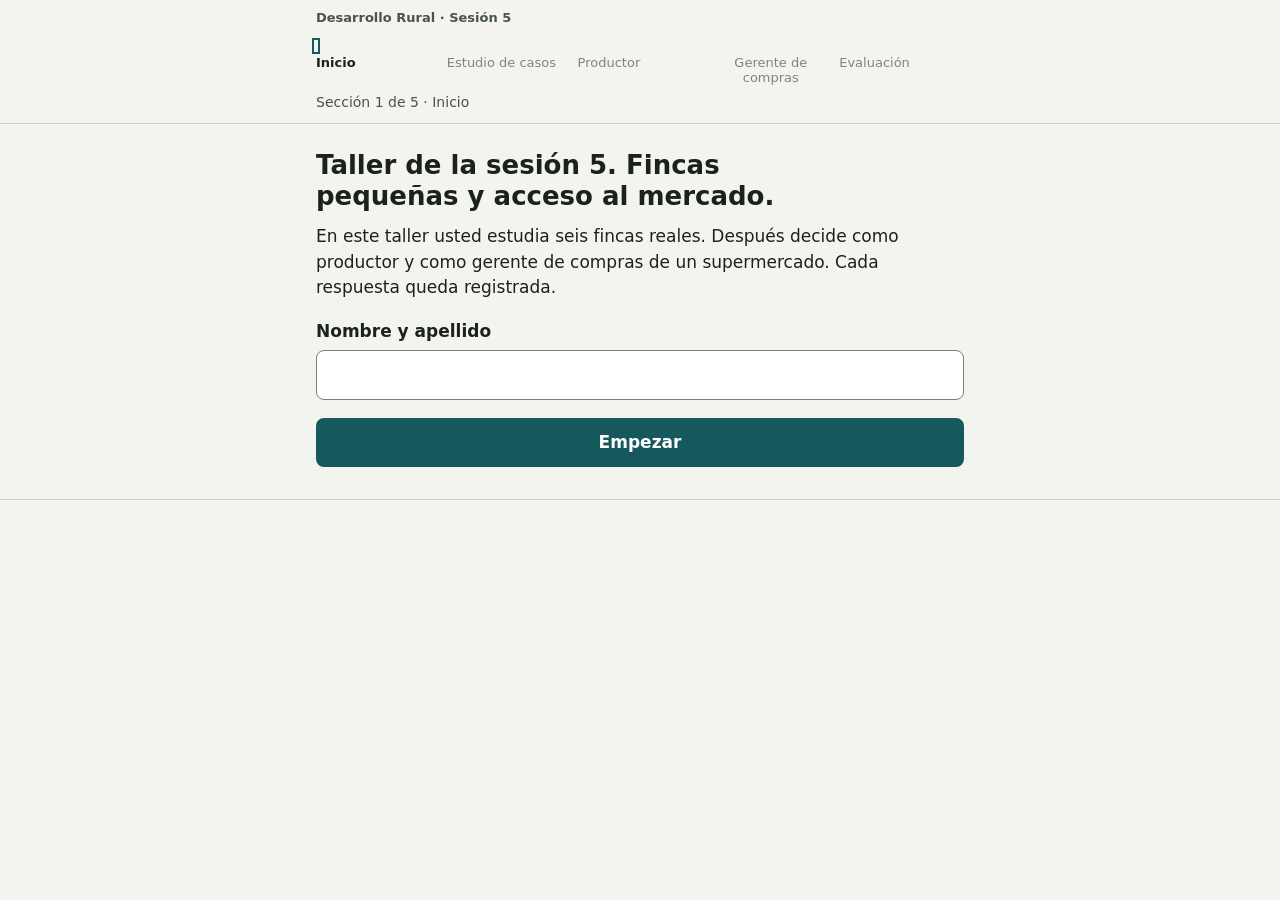
<file: sesion-05/index.html>
<!doctype html>
<html lang="es-CO">
<head>
<meta charset="utf-8">
<meta name="viewport" content="width=device-width, initial-scale=1, viewport-fit=cover">
<title>Fincas pequeñas y acceso al mercado</title>
<meta name="description" content="Taller de la sesión 5 del curso Desarrollo Rural, Universidad Nacional de Colombia, Sede Palmira.">
<link rel="stylesheet" href="estilos.css">
<link rel="modulepreload" href="config.js">
<link rel="modulepreload" href="datos.js">
<link rel="modulepreload" href="calculos.js">
<script type="module" src="app.js"></script>
</head>
<body>

<header class="cabecera">
  <div class="contenedor">
    <div class="cabecera-fila">
      <p class="marca">Desarrollo Rural · Sesión 5</p>
      <p class="indicador" id="indicador" role="status" aria-live="polite"></p>
    </div>
    <nav aria-label="Avance del taller">
      <ol class="avance" id="avance"></ol>
    </nav>
    <p class="avance-texto" id="avance-texto"></p>
  </div>
</header>

<main class="contenedor" id="vista" tabindex="-1">
  <p id="mensaje-carga">Cargando el taller.</p>
</main>

<footer class="pie">
  <div class="contenedor" id="reinicio"></div>
</footer>

<script nomodule>
  document.getElementById('mensaje-carga').textContent =
    'Este navegador no puede abrir el taller. Abra la página en Chrome, Safari o Firefox actualizados.';
</script>
</body>
</html>
</file>
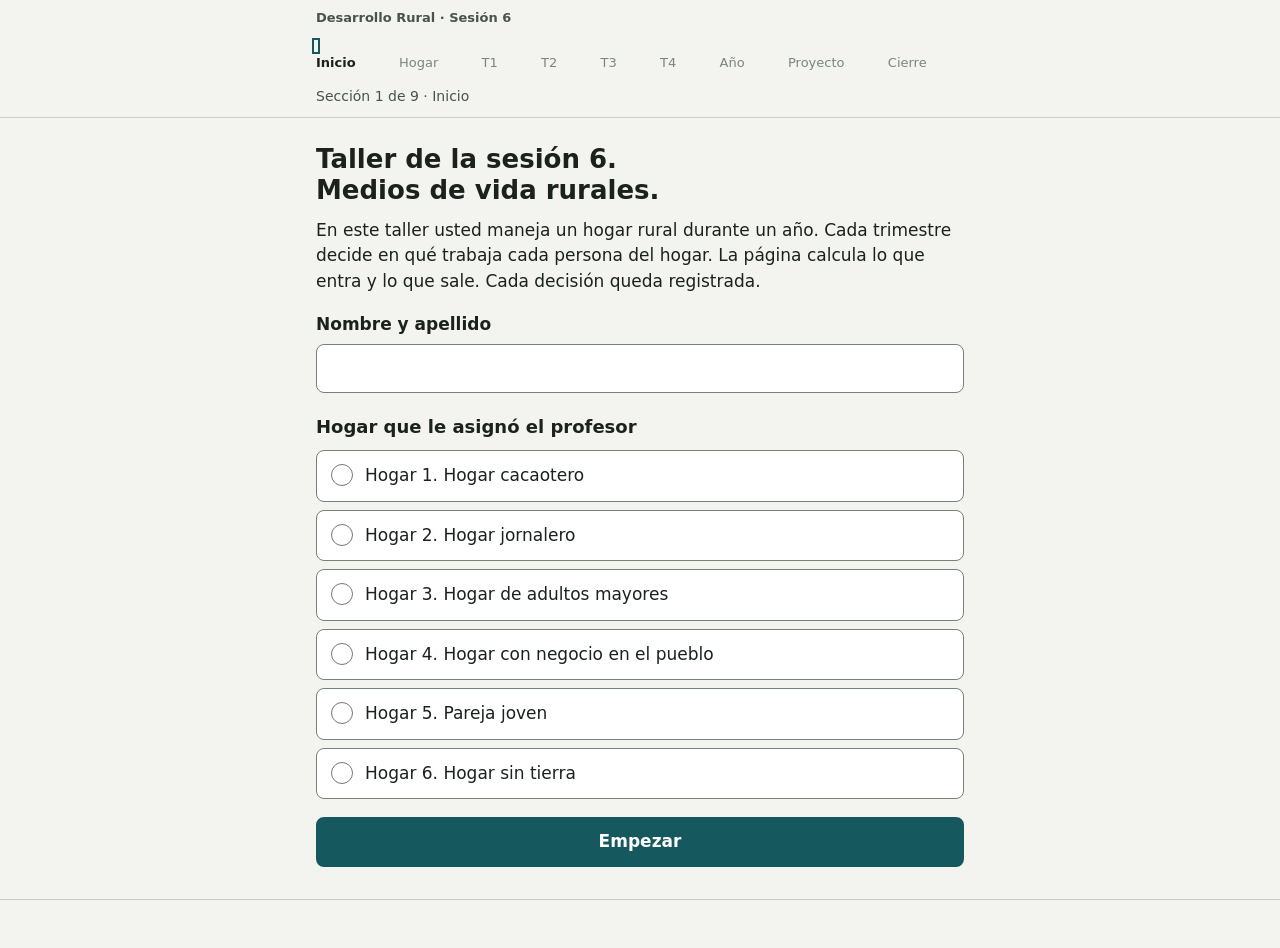
<file: sesion-06/index.html>
<!doctype html>
<html lang="es-CO">
<head>
<meta charset="utf-8">
<meta name="viewport" content="width=device-width, initial-scale=1, viewport-fit=cover">
<title>Medios de vida rurales</title>
<meta name="description" content="Taller de la sesión 6 del curso Desarrollo Rural, Universidad Nacional de Colombia, Sede Palmira.">
<link rel="stylesheet" href="estilos.css">
<link rel="modulepreload" href="config.js">
<link rel="modulepreload" href="datos.js">
<link rel="modulepreload" href="calculos.js">
<script type="module" src="app.js"></script>
</head>
<body>

<header class="cabecera">
  <div class="contenedor">
    <div class="cabecera-fila">
      <p class="marca">Desarrollo Rural · Sesión 6</p>
      <p class="indicador" id="indicador" role="status" aria-live="polite"></p>
    </div>
    <nav aria-label="Avance del taller">
      <ol class="avance" id="avance"></ol>
    </nav>
    <p class="avance-texto" id="avance-texto"></p>
  </div>
</header>

<main class="contenedor" id="vista" tabindex="-1">
  <p id="mensaje-carga">Cargando el taller.</p>
</main>

<footer class="pie">
  <div class="contenedor" id="reinicio"></div>
</footer>

<script nomodule>
  document.getElementById('mensaje-carga').textContent =
    'Este navegador no puede abrir el taller. Abra la página en Chrome, Safari o Firefox actualizados.';
</script>
</body>
</html>
</file>
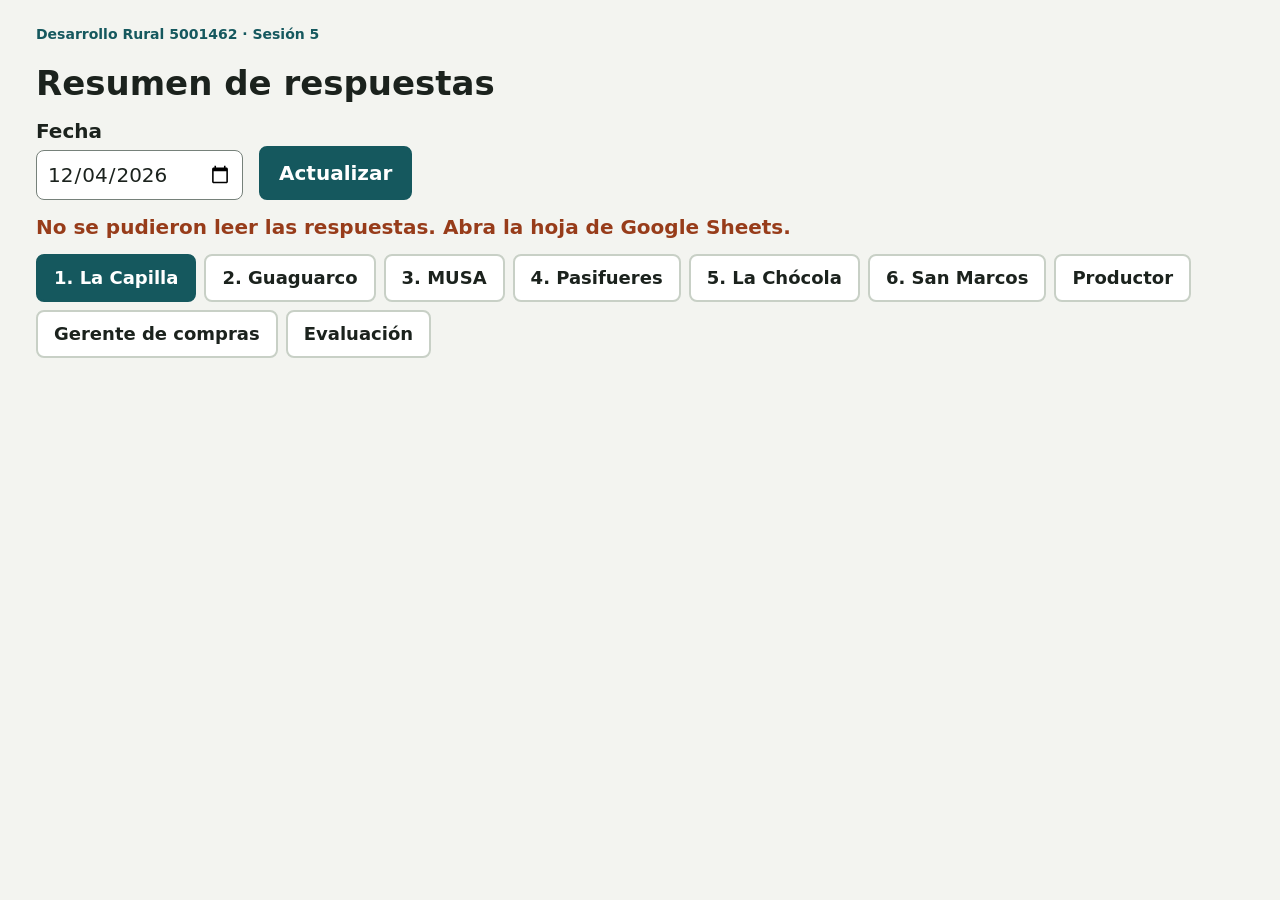
<file: sesion-05/resumen.html>
<!doctype html>
<html lang="es-CO">
<head>
<meta charset="utf-8">
<meta name="viewport" content="width=device-width, initial-scale=1">
<meta name="robots" content="noindex, nofollow">
<title>Resumen del taller de la sesión 5</title>
<link rel="stylesheet" href="estilos.css">
<link rel="modulepreload" href="config.js">
<link rel="modulepreload" href="datos.js">
<link rel="modulepreload" href="calculos.js">
<script type="module" src="resumen.js"></script>
</head>
<body class="resumen">

<main class="contenedor">
  <p class="antetitulo">Desarrollo Rural 5001462 · Sesión 5</p>
  <h1>Resumen de respuestas</h1>

  <div class="controles">
    <div>
      <label for="fecha">Fecha</label>
      <input type="date" id="fecha">
    </div>
    <button type="button" class="boton" id="actualizar">Actualizar</button>
  </div>
  <p class="estado-carga" id="estado" role="status" aria-live="polite">Cargando respuestas.</p>

  <div class="pestanas" id="pestanas" role="tablist" aria-label="Partes del taller"></div>
  <section class="panel" id="panel" role="tabpanel" tabindex="0"></section>
</main>

<script nomodule>
  document.getElementById('estado').textContent =
    'Este navegador no puede abrir el resumen. Use Chrome, Safari o Firefox actualizados.';
</script>
</body>
</html>
</file>
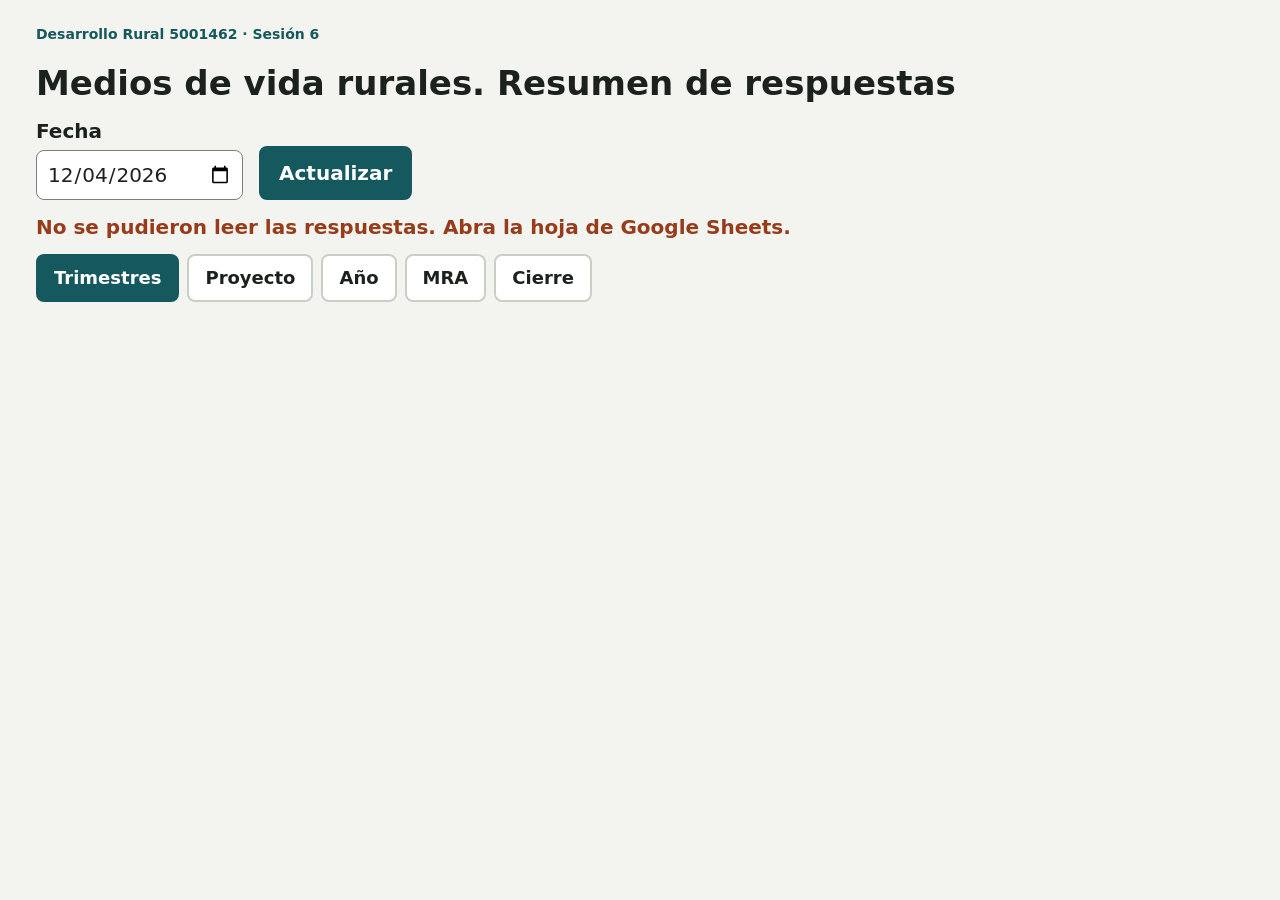
<file: sesion-06/resumen.html>
<!doctype html>
<html lang="es-CO">
<head>
<meta charset="utf-8">
<meta name="viewport" content="width=device-width, initial-scale=1">
<meta name="robots" content="noindex, nofollow">
<title>Resumen del taller de la sesión 6</title>
<link rel="stylesheet" href="estilos.css">
<link rel="modulepreload" href="config.js">
<link rel="modulepreload" href="datos.js">
<link rel="modulepreload" href="calculos.js">
<script type="module" src="resumen.js?v=2"></script>
</head>
<body class="resumen">

<main class="contenedor">
  <p class="antetitulo">Desarrollo Rural 5001462 · Sesión 6</p>
  <h1>Medios de vida rurales. Resumen de respuestas</h1>

  <div class="controles">
    <div>
      <label for="fecha">Fecha</label>
      <input type="date" id="fecha">
    </div>
    <button type="button" class="boton" id="actualizar">Actualizar</button>
  </div>
  <p class="estado-carga" id="estado" role="status" aria-live="polite">Cargando respuestas.</p>

  <div class="pestanas" id="pestanas" role="tablist" aria-label="Partes del taller"></div>
  <section class="panel" id="panel" role="tabpanel" tabindex="0"></section>
</main>

<script nomodule>
  document.getElementById('estado').textContent =
    'Este navegador no puede abrir el resumen. Use Chrome, Safari o Firefox actualizados.';
</script>
</body>
</html>
</file>
<file: sesion-05/estilos.css>
/* Estilos compartidos de la sesión 5. Sin fuentes ni recursos externos. */

:root {
  color-scheme: light;
  --fondo: #F3F4F0;
  --superficie: #FFFFFF;
  --lecturas: #E8EFEA;
  --tinta: #1B221D;
  --tinta-2: #48534B;
  --linea: #C8D0C6;
  --borde-campo: #76817A;
  --acento: #15585E;
  --acento-suave: #E0EDEE;
  --bien: #2B6639;
  --bien-suave: #E3EFE5;
  --mal: #973C1A;
  --mal-suave: #F7E7DF;
  --sans: system-ui, -apple-system, "Segoe UI", Roboto, "Helvetica Neue", Arial, sans-serif;
}

*, *::before, *::after { box-sizing: border-box; }

html { -webkit-text-size-adjust: 100%; text-size-adjust: 100%; }

body {
  margin: 0;
  min-width: 320px;
  background: var(--fondo);
  color: var(--tinta);
  font-family: var(--sans);
  font-size: 17px;
  line-height: 1.5;
}

[hidden] { display: none !important; }

.contenedor {
  max-width: 680px;
  margin: 0 auto;
  padding-inline: 16px;
}

.oculto {
  position: absolute !important;
  width: 1px; height: 1px;
  margin: -1px; padding: 0;
  overflow: hidden;
  clip: rect(0 0 0 0);
  white-space: nowrap;
  border: 0;
}

:focus-visible { outline: 3px solid var(--acento); outline-offset: 2px; }
h1:focus, h2:focus, [tabindex="-1"]:focus { outline: none; }

/* Cabecera y barra de avance */

.cabecera {
  position: sticky;
  top: 0;
  z-index: 10;
  background: var(--fondo);
  border-bottom: 1px solid var(--linea);
  padding-top: env(safe-area-inset-top, 0px);
}
.cabecera .contenedor { padding-block: 8px 10px; }

.cabecera-fila {
  display: flex;
  flex-wrap: wrap;
  justify-content: space-between;
  align-items: baseline;
  gap: 2px 12px;
  margin-bottom: 8px;
}

.marca {
  margin: 0;
  font-size: 13px;
  font-weight: 600;
  color: var(--tinta-2);
  white-space: nowrap;
}

.indicador {
  margin: 0 0 0 auto;
  font-size: 13px;
  font-weight: 700;
  color: var(--tinta-2);
  white-space: nowrap;
}
.indicador.registrado { color: var(--bien); }
.indicador.pendiente { color: var(--mal); }
.indicador.sin-url { font-weight: 500; }

.avance {
  display: grid;
  grid-template-columns: repeat(5, 1fr);
  gap: 6px;
  list-style: none;
  margin: 0;
  padding: 0;
}
.avance button {
  display: flex;
  flex-direction: column;
  gap: 5px;
  width: 100%;
  min-height: 44px;
  padding: 6px 0 0;
  border: 0;
  background: none;
  color: var(--tinta-2);
  font: inherit;
  font-size: 13px;
  line-height: 1.2;
  cursor: pointer;
  text-align: center;
}
.avance button:disabled { cursor: default; color: #7B857E; }
.avance .barra {
  display: block;
  height: 8px;
  border-radius: 4px;
  background: var(--linea);
}
.avance .abierta .barra { background: #8FB3B6; }
.avance .hecha .barra { background: var(--acento); }
.avance [aria-current="step"] { color: var(--tinta); font-weight: 700; }
.avance [aria-current="step"] .barra { background: var(--acento); box-shadow: 0 0 0 2px var(--fondo), 0 0 0 4px var(--acento); }
.avance .nombre { display: none; }

.avance-texto {
  margin: 6px 0 0;
  font-size: 14px;
  color: var(--tinta-2);
}

@media (min-width: 560px) {
  .avance .numero { display: none; }
  .avance .nombre { display: block; }
}

/* Contenido */

main { padding-block: 8px 32px; }
main:focus { outline: none; }

h1 {
  font-size: 26px;
  line-height: 1.2;
  margin: 18px 0 12px;
  text-wrap: balance;
}
h2 {
  font-size: 20px;
  line-height: 1.25;
  margin: 0 0 8px;
}
h3 {
  font-size: 18px;
  margin: 20px 0 8px;
}
p { margin: 0 0 12px; }

.antetitulo {
  margin: 16px 0 0;
  font-size: 14px;
  font-weight: 700;
  color: var(--acento);
}

.tarjeta {
  background: var(--superficie);
  border: 1px solid var(--linea);
  border-radius: 10px;
  padding: 16px;
  margin: 16px 0;
}
.tarjeta > :last-child { margin-bottom: 0; }

.datos { margin: 0; display: grid; gap: 12px; }
.datos dt { font-size: 14px; font-weight: 700; color: var(--tinta-2); }
.datos dd { margin: 2px 0 0; }

.fuente {
  display: block;
  margin: 8px 0 0;
  font-size: 14px;
  line-height: 1.4;
  color: var(--tinta-2);
}

.lecturas {
  margin-top: 16px;
  padding: 14px;
  border-radius: 8px;
  border-left: 4px solid var(--acento);
  background: var(--lecturas);
}
.lecturas h2 { font-size: 17px; }
.lecturas p:last-child { margin-bottom: 0; }

details.glosario { margin-top: 12px; }
details.glosario summary {
  padding: 10px 0;
  color: var(--acento);
  font-weight: 700;
  text-decoration: underline;
  text-underline-offset: 3px;
  cursor: pointer;
}
.glosario-lista { margin: 0; display: grid; gap: 12px; }
.glosario-lista dt { font-weight: 700; }
.glosario-lista dd { margin: 2px 0 0; }

.referencias { padding-left: 20px; margin: 0 0 16px; }
.referencias li { margin-bottom: 10px; font-size: 16px; }

/* Etiquetas y avisos */

.ilustrativo {
  display: inline-block;
  margin: 0 0 8px;
  padding: 1px 9px;
  border: 1px solid var(--borde-campo);
  border-radius: 999px;
  background: var(--fondo);
  color: var(--tinta-2);
  font-size: 13px;
  font-weight: 700;
  line-height: 1.5;
}

.nota { font-size: 15px; color: var(--tinta-2); }

.formula {
  margin: 12px 0;
  padding: 10px 12px;
  border-radius: 6px;
  background: var(--fondo);
  font-weight: 600;
}

/* Deja visible lo que recibe el foco, debajo de la cabecera fija. */
h1, h2, fieldset, .resultado, .evento, .caso-real, .aviso, .respuesta-fija, .boton { scroll-margin-top: 150px; }

.aviso {
  margin: 16px 0;
  padding: 12px 14px;
  border-left: 4px solid var(--acento);
  border-radius: 6px;
  background: var(--acento-suave);
  font-weight: 600;
}
.aviso.final { font-size: 20px; }

.resultado, .evento, .caso-real {
  margin: 16px 0;
  padding: 14px;
  border-radius: 8px;
  border: 1px solid var(--linea);
  background: var(--superficie);
}
.resultado { border-left: 4px solid var(--acento); }
.evento { border-left: 4px solid var(--mal); }
.caso-real { background: var(--lecturas); border-left: 4px solid var(--acento); }
.resultado p:last-child, .evento p:last-child, .caso-real p:last-child { margin-bottom: 0; }

.cifras { margin: 0 0 10px; display: grid; gap: 6px; }
.cifras div {
  display: flex;
  justify-content: space-between;
  gap: 12px;
  padding-bottom: 6px;
  border-bottom: 1px solid var(--linea);
}
.cifras dt { color: var(--tinta-2); }
.cifras dd { margin: 0; font-weight: 700; text-align: right; font-variant-numeric: tabular-nums; white-space: nowrap; }

.insignias { display: flex; flex-wrap: wrap; gap: 8px; margin: 10px 0 0; }
.insignia {
  display: inline-block;
  padding: 3px 12px;
  border-radius: 999px;
  font-weight: 700;
}
.insignia.bien { color: var(--bien); background: var(--bien-suave); }
.insignia.mal { color: var(--mal); background: var(--mal-suave); }
.insignia.bien::before { content: "✓ "; }
.insignia.mal::before { content: "✗ "; }

/* Formularios */

form { margin: 0; }

fieldset {
  min-width: 0;
  margin: 20px 0 0;
  padding: 0;
  border: 0;
}
legend {
  padding: 0;
  margin-bottom: 10px;
  font-size: 18px;
  font-weight: 700;
}

.opciones { display: grid; gap: 8px; }
.opcion {
  display: flex;
  align-items: flex-start;
  gap: 12px;
  min-height: 48px;
  padding: 12px 14px;
  border: 1px solid var(--borde-campo);
  border-radius: 8px;
  background: var(--superficie);
  cursor: pointer;
}
.opcion input {
  flex: none;
  width: 22px;
  height: 22px;
  margin: 1px 0 0;
  accent-color: var(--acento);
}
.opcion.elegida { border: 2px solid var(--acento); background: var(--acento-suave); padding: 11px 13px; }
.opcion.bloqueada { cursor: default; }
.opcion.bloqueada:not(.elegida) { color: var(--tinta-2); border-color: var(--linea); }

.campo {
  display: block;
  margin: 18px 0 6px;
  font-weight: 700;
}

input[type="text"], input[type="number"], textarea {
  display: block;
  width: 100%;
  padding: 11px 12px;
  border: 1px solid var(--borde-campo);
  border-radius: 8px;
  background: var(--superficie);
  color: var(--tinta);
  font: inherit;
  font-size: 17px;
}
textarea { min-height: 104px; resize: vertical; }
[aria-invalid="true"] { border: 2px solid var(--mal); }

.error {
  margin: 6px 0 0;
  color: var(--mal);
  font-weight: 700;
}

.respuesta-fija {
  margin: 16px 0 0;
  padding: 12px 14px;
  border-radius: 8px;
  background: var(--fondo);
  border: 1px solid var(--linea);
}
.respuesta-fija .etiqueta { margin: 0 0 4px; font-weight: 700; }
.respuesta-fija .texto { margin: 0; white-space: pre-wrap; overflow-wrap: anywhere; }

.reparto {
  display: grid;
  grid-template-columns: 1fr 104px;
  gap: 12px;
  align-items: center;
}
input[type="range"] {
  width: 100%;
  height: 44px;
  margin: 0;
  accent-color: var(--acento);
}

/* Botones */

.acciones {
  display: flex;
  flex-wrap: wrap;
  gap: 10px;
  margin-top: 18px;
}
.boton {
  display: inline-flex;
  align-items: center;
  justify-content: center;
  flex: 1 1 auto;
  min-height: 48px;
  padding: 10px 18px;
  border: 2px solid var(--acento);
  border-radius: 8px;
  background: var(--acento);
  color: #FFFFFF;
  font: inherit;
  font-weight: 700;
  text-align: center;
  cursor: pointer;
}
.boton.secundario { background: var(--superficie); color: var(--acento); }
.boton.pequeno { flex: 0 0 auto; min-height: 44px; font-size: 15px; font-weight: 600; }
.boton:disabled { opacity: .55; cursor: default; }

/* Tablas */

.tabla-envoltura { overflow-x: auto; }
.tarjeta.con-tabla { padding: 14px 10px; }
table {
  width: 100%;
  border-collapse: collapse;
  font-size: 15px;
}
caption {
  text-align: left;
  font-weight: 700;
  font-size: 18px;
  margin-bottom: 8px;
}
caption .ilustrativo { margin: 4px 0 0; vertical-align: middle; }
th, td {
  padding: 8px 5px;
  border-bottom: 1px solid var(--linea);
  text-align: left;
  vertical-align: top;
  overflow-wrap: break-word;
}
thead th { font-size: 13px; line-height: 1.3; color: var(--tinta-2); vertical-align: bottom; }
tbody th { font-weight: 400; }
.numero { text-align: right; font-variant-numeric: tabular-nums; white-space: nowrap; }
thead th.numero { white-space: normal; }
.ronda { display: block; font-size: 13px; font-weight: 700; color: var(--tinta-2); }
tr.vacia td, tr.vacia th { color: var(--tinta-2); font-weight: 400; }

/* Pie */

.pie { padding-block: 8px 40px; border-top: 1px solid var(--linea); }
.pie p { font-size: 15px; }

/* Vista del profesor */

body.resumen { font-size: 20px; }
body.resumen .contenedor { max-width: 1240px; }
body.resumen h1 { font-size: 34px; }
body.resumen h2 { font-size: 27px; margin-top: 28px; }
body.resumen h3 { font-size: 23px; }
body.resumen table { font-size: 19px; }
body.resumen thead th { font-size: 16px; }
body.resumen th, body.resumen td { padding: 12px 10px; }
body.resumen .fuente { font-size: 16px; }

.controles {
  display: flex;
  flex-wrap: wrap;
  align-items: flex-end;
  gap: 12px 16px;
  margin: 8px 0 12px;
}
.controles label { display: block; font-weight: 700; margin-bottom: 4px; }
.controles input[type="date"] {
  min-height: 48px;
  padding: 8px 10px;
  border: 1px solid var(--borde-campo);
  border-radius: 8px;
  font: inherit;
  background: var(--superficie);
  color: var(--tinta);
}
.controles .boton { flex: 0 0 auto; }
.estado-carga { margin: 0 0 8px; color: var(--tinta-2); }
.estado-carga.error { color: var(--mal); font-weight: 700; }

.pestanas {
  display: flex;
  flex-wrap: wrap;
  gap: 8px;
  margin: 12px 0 8px;
  padding: 0;
}
.pestana {
  min-height: 48px;
  padding: 8px 16px;
  border: 2px solid var(--linea);
  border-radius: 8px;
  background: var(--superficie);
  color: var(--tinta);
  font: inherit;
  font-size: 18px;
  font-weight: 600;
  cursor: pointer;
}
.pestana[aria-selected="true"] { background: var(--acento); border-color: var(--acento); color: #FFFFFF; }

.panel { padding-bottom: 40px; }

.barras { display: grid; gap: 10px; margin: 8px 0 16px; }
.barra-fila {
  display: grid;
  grid-template-columns: minmax(170px, 30%) 1fr 3.5ch;
  gap: 14px;
  align-items: center;
}
.barra-pista {
  height: 34px;
  border: 1px solid var(--linea);
  border-radius: 6px;
  background: var(--fondo);
  overflow: hidden;
}
.barra-relleno { height: 100%; background: var(--acento); }
.barra-cuenta { font-weight: 700; text-align: right; font-variant-numeric: tabular-nums; }

.lista-respuestas { list-style: none; margin: 0; padding: 0; display: grid; gap: 12px; }
.lista-respuestas li {
  padding: 14px 16px;
  border: 1px solid var(--linea);
  border-radius: 10px;
  background: var(--superficie);
}
.lista-respuestas .quien { font-weight: 700; margin: 0 0 6px; }
.lista-respuestas p { margin: 0 0 6px; }
.lista-respuestas p:last-child { margin-bottom: 0; }
.texto-libre { white-space: pre-wrap; overflow-wrap: anywhere; }
.vacio { color: var(--tinta-2); font-style: italic; }

@media (prefers-reduced-motion: reduce) {
  * { scroll-behavior: auto !important; }
}
</file>
<file: sesion-06/estilos.css>
/* Estilos compartidos de la sesión 6. Base: estilos de la sesión 5. Sin fuentes ni recursos externos. */

:root {
  color-scheme: light;
  --fondo: #F3F4F0;
  --superficie: #FFFFFF;
  --lecturas: #E8EFEA;
  --tinta: #1B221D;
  --tinta-2: #48534B;
  --linea: #C8D0C6;
  --borde-campo: #76817A;
  --acento: #15585E;
  --acento-suave: #E0EDEE;
  --bien: #2B6639;
  --bien-suave: #E3EFE5;
  --mal: #973C1A;
  --mal-suave: #F7E7DF;
  --sans: system-ui, -apple-system, "Segoe UI", Roboto, "Helvetica Neue", Arial, sans-serif;
}

*, *::before, *::after { box-sizing: border-box; }

html { -webkit-text-size-adjust: 100%; text-size-adjust: 100%; }

body {
  margin: 0;
  min-width: 320px;
  background: var(--fondo);
  color: var(--tinta);
  font-family: var(--sans);
  font-size: 17px;
  line-height: 1.5;
}

[hidden] { display: none !important; }

.contenedor {
  max-width: 680px;
  margin: 0 auto;
  padding-inline: 16px;
}

.oculto {
  position: absolute !important;
  width: 1px; height: 1px;
  margin: -1px; padding: 0;
  overflow: hidden;
  clip: rect(0 0 0 0);
  white-space: nowrap;
  border: 0;
}

:focus-visible { outline: 3px solid var(--acento); outline-offset: 2px; }
h1:focus, h2:focus, [tabindex="-1"]:focus { outline: none; }

/* Cabecera y barra de avance */

.cabecera {
  position: sticky;
  top: 0;
  z-index: 10;
  background: var(--fondo);
  border-bottom: 1px solid var(--linea);
  padding-top: env(safe-area-inset-top, 0px);
}
.cabecera .contenedor { padding-block: 8px 10px; }

.cabecera-fila {
  display: flex;
  flex-wrap: wrap;
  justify-content: space-between;
  align-items: baseline;
  gap: 2px 12px;
  margin-bottom: 8px;
}

.marca {
  margin: 0;
  font-size: 13px;
  font-weight: 600;
  color: var(--tinta-2);
  white-space: nowrap;
}

.indicador {
  margin: 0 0 0 auto;
  font-size: 13px;
  font-weight: 700;
  color: var(--tinta-2);
  white-space: nowrap;
}
.indicador.registrado { color: var(--bien); }
.indicador.pendiente { color: var(--mal); }
.indicador.sin-url { font-weight: 500; }

/* Nueve secciones. Cada una toma el ancho de su nombre corto. */
.avance {
  display: flex;
  gap: 3px;
  list-style: none;
  margin: 0;
  padding: 0;
}
.avance li { flex: 1 1 auto; min-width: 0; }
.avance button {
  display: flex;
  flex-direction: column;
  gap: 5px;
  width: 100%;
  min-height: 44px;
  padding: 6px 0 0;
  border: 0;
  background: none;
  color: var(--tinta-2);
  font: inherit;
  font-size: 13px;
  line-height: 1.2;
  cursor: pointer;
  text-align: center;
}
.avance button:disabled { cursor: default; color: #7B857E; }
.avance .barra {
  display: block;
  height: 8px;
  border-radius: 4px;
  background: var(--linea);
}
.avance .abierta .barra { background: #8FB3B6; }
.avance .hecha .barra { background: var(--acento); }
.avance [aria-current="step"] { color: var(--tinta); font-weight: 700; }
.avance [aria-current="step"] .barra { background: var(--acento); box-shadow: 0 0 0 2px var(--fondo), 0 0 0 4px var(--acento); }
.avance .nombre { font-size: 12px; white-space: nowrap; }
.avance .numero { display: none; }

.avance-texto {
  margin: 6px 0 0;
  font-size: 14px;
  color: var(--tinta-2);
}

@media (max-width: 349px) {
  .avance .nombre { display: none; }
  .avance .numero { display: block; }
}
@media (min-width: 560px) {
  .avance { gap: 6px; }
  .avance .nombre { font-size: 13px; }
}

/* Contenido */

main { padding-block: 8px 32px; }
main:focus { outline: none; }

h1 {
  font-size: 26px;
  line-height: 1.2;
  margin: 18px 0 12px;
  text-wrap: balance;
}
h2 {
  font-size: 20px;
  line-height: 1.25;
  margin: 0 0 8px;
}
h3 {
  font-size: 18px;
  margin: 20px 0 8px;
}
p { margin: 0 0 12px; }

.antetitulo {
  margin: 16px 0 0;
  font-size: 14px;
  font-weight: 700;
  color: var(--acento);
}

.tarjeta {
  background: var(--superficie);
  border: 1px solid var(--linea);
  border-radius: 10px;
  padding: 16px;
  margin: 16px 0;
}
.tarjeta > :last-child { margin-bottom: 0; }

.datos { margin: 0; display: grid; gap: 12px; }
.datos dt { font-size: 14px; font-weight: 700; color: var(--tinta-2); }
.datos dd { margin: 2px 0 0; }

.fuente {
  display: block;
  margin: 8px 0 0;
  font-size: 14px;
  line-height: 1.4;
  color: var(--tinta-2);
}

.lecturas {
  margin-top: 16px;
  padding: 14px;
  border-radius: 8px;
  border-left: 4px solid var(--acento);
  background: var(--lecturas);
}
.lecturas h2 { font-size: 17px; }
.lecturas p:last-child { margin-bottom: 0; }

details.glosario { margin-top: 12px; }
details.glosario summary {
  padding: 10px 0;
  color: var(--acento);
  font-weight: 700;
  text-decoration: underline;
  text-underline-offset: 3px;
  cursor: pointer;
}
.glosario-lista { margin: 0; display: grid; gap: 12px; }
.glosario-lista dt { font-weight: 700; }
.glosario-lista dd { margin: 2px 0 0; }

.referencias { padding-left: 20px; margin: 0 0 16px; }
.referencias li { margin-bottom: 10px; font-size: 16px; }

/* Etiquetas y avisos */

.ilustrativo {
  display: inline-block;
  margin: 0 0 8px;
  padding: 1px 9px;
  border: 1px solid var(--borde-campo);
  border-radius: 999px;
  background: var(--fondo);
  color: var(--tinta-2);
  font-size: 13px;
  font-weight: 700;
  line-height: 1.5;
}

.nota { font-size: 15px; color: var(--tinta-2); }

.formula {
  margin: 12px 0;
  padding: 10px 12px;
  border-radius: 6px;
  background: var(--fondo);
  font-weight: 600;
}

/* Deja visible lo que recibe el foco, debajo de la cabecera fija. */
h1, h2, fieldset, .resultado, .evento, .caso-real, .aviso, .respuesta-fija, .boton { scroll-margin-top: 150px; }

.aviso {
  margin: 16px 0;
  padding: 12px 14px;
  border-left: 4px solid var(--acento);
  border-radius: 6px;
  background: var(--acento-suave);
  font-weight: 600;
}
.aviso.final { font-size: 20px; }

.resultado, .evento, .caso-real {
  margin: 16px 0;
  padding: 14px;
  border-radius: 8px;
  border: 1px solid var(--linea);
  background: var(--superficie);
}
.resultado { border-left: 4px solid var(--acento); }
.evento { border-left: 4px solid var(--mal); }
.caso-real { background: var(--lecturas); border-left: 4px solid var(--acento); }
.resultado p:last-child, .evento p:last-child, .caso-real p:last-child { margin-bottom: 0; }

.cifras { margin: 0 0 10px; display: grid; gap: 6px; }
.cifras div {
  display: flex;
  justify-content: space-between;
  gap: 12px;
  padding-bottom: 6px;
  border-bottom: 1px solid var(--linea);
}
.cifras dt { color: var(--tinta-2); }
.cifras dd { margin: 0; font-weight: 700; text-align: right; font-variant-numeric: tabular-nums; white-space: nowrap; }

.insignias { display: flex; flex-wrap: wrap; gap: 8px; margin: 10px 0 0; }
.insignia {
  display: inline-block;
  padding: 3px 12px;
  border-radius: 999px;
  font-weight: 700;
}
.insignia.bien { color: var(--bien); background: var(--bien-suave); }
.insignia.mal { color: var(--mal); background: var(--mal-suave); }
.insignia.bien::before { content: "✓ "; }
.insignia.mal::before { content: "✗ "; }

/* Formularios */

form { margin: 0; }

fieldset {
  min-width: 0;
  margin: 20px 0 0;
  padding: 0;
  border: 0;
}
legend {
  padding: 0;
  margin-bottom: 10px;
  font-size: 18px;
  font-weight: 700;
}

.opciones { display: grid; gap: 8px; }
.opcion {
  display: flex;
  align-items: flex-start;
  gap: 12px;
  min-height: 48px;
  padding: 12px 14px;
  border: 1px solid var(--borde-campo);
  border-radius: 8px;
  background: var(--superficie);
  cursor: pointer;
}
.opcion input {
  flex: none;
  width: 22px;
  height: 22px;
  margin: 1px 0 0;
  accent-color: var(--acento);
}
.opcion.elegida { border: 2px solid var(--acento); background: var(--acento-suave); padding: 11px 13px; }
.opcion.bloqueada { cursor: default; }
.opcion.bloqueada:not(.elegida) { color: var(--tinta-2); border-color: var(--linea); }

.campo {
  display: block;
  margin: 18px 0 6px;
  font-weight: 700;
}

input[type="text"], input[type="number"], textarea {
  display: block;
  width: 100%;
  padding: 11px 12px;
  border: 1px solid var(--borde-campo);
  border-radius: 8px;
  background: var(--superficie);
  color: var(--tinta);
  font: inherit;
  font-size: 17px;
}
textarea { min-height: 104px; resize: vertical; }
[aria-invalid="true"] { border: 2px solid var(--mal); }

.error {
  margin: 6px 0 0;
  color: var(--mal);
  font-weight: 700;
}

.respuesta-fija {
  margin: 16px 0 0;
  padding: 12px 14px;
  border-radius: 8px;
  background: var(--fondo);
  border: 1px solid var(--linea);
}
.respuesta-fija .etiqueta { margin: 0 0 4px; font-weight: 700; }
.respuesta-fija .texto { margin: 0; white-space: pre-wrap; overflow-wrap: anywhere; }

.reparto {
  display: grid;
  grid-template-columns: 1fr 104px;
  gap: 12px;
  align-items: center;
}
input[type="range"] {
  width: 100%;
  height: 44px;
  margin: 0;
  accent-color: var(--acento);
}

/* Botones */

.acciones {
  display: flex;
  flex-wrap: wrap;
  gap: 10px;
  margin-top: 18px;
}
.boton {
  display: inline-flex;
  align-items: center;
  justify-content: center;
  flex: 1 1 auto;
  min-height: 48px;
  padding: 10px 18px;
  border: 2px solid var(--acento);
  border-radius: 8px;
  background: var(--acento);
  color: #FFFFFF;
  font: inherit;
  font-weight: 700;
  text-align: center;
  cursor: pointer;
}
.boton.secundario { background: var(--superficie); color: var(--acento); }
.boton.pequeno { flex: 0 0 auto; min-height: 44px; font-size: 15px; font-weight: 600; }
.boton:disabled { opacity: .55; cursor: default; }

/* Tablas */

.tabla-envoltura { overflow-x: auto; }
.tarjeta.con-tabla { padding: 14px 10px; }
table {
  width: 100%;
  border-collapse: collapse;
  font-size: 15px;
}
caption {
  text-align: left;
  font-weight: 700;
  font-size: 18px;
  margin-bottom: 8px;
}
caption .ilustrativo { margin: 4px 0 0; vertical-align: middle; }
th, td {
  padding: 8px 5px;
  border-bottom: 1px solid var(--linea);
  text-align: left;
  vertical-align: top;
  overflow-wrap: break-word;
}
thead th { font-size: 13px; line-height: 1.3; color: var(--tinta-2); vertical-align: bottom; }
tbody th { font-weight: 400; }
.numero { text-align: right; font-variant-numeric: tabular-nums; white-space: nowrap; }
thead th.numero { white-space: normal; }
.ronda { display: block; font-size: 13px; font-weight: 700; color: var(--tinta-2); }
tr.vacia td, tr.vacia th { color: var(--tinta-2); font-weight: 400; }

/* Pie */

.pie { padding-block: 8px 40px; border-top: 1px solid var(--linea); }
.pie p { font-size: 15px; }

/* Vista del profesor */

body.resumen { font-size: 20px; }
body.resumen .contenedor { max-width: 1240px; }
body.resumen h1 { font-size: 34px; }
body.resumen h2 { font-size: 27px; margin-top: 28px; }
body.resumen h3 { font-size: 23px; }
body.resumen table { font-size: 19px; }
body.resumen thead th { font-size: 16px; }
body.resumen th, body.resumen td { padding: 12px 10px; }
body.resumen .fuente { font-size: 16px; }

.controles {
  display: flex;
  flex-wrap: wrap;
  align-items: flex-end;
  gap: 12px 16px;
  margin: 8px 0 12px;
}
.controles label { display: block; font-weight: 700; margin-bottom: 4px; }
.controles input[type="date"] {
  min-height: 48px;
  padding: 8px 10px;
  border: 1px solid var(--borde-campo);
  border-radius: 8px;
  font: inherit;
  background: var(--superficie);
  color: var(--tinta);
}
.controles .boton { flex: 0 0 auto; }
.estado-carga { margin: 0 0 8px; color: var(--tinta-2); }
.estado-carga.error { color: var(--mal); font-weight: 700; }

.pestanas {
  display: flex;
  flex-wrap: wrap;
  gap: 8px;
  margin: 12px 0 8px;
  padding: 0;
}
.pestana {
  min-height: 48px;
  padding: 8px 16px;
  border: 2px solid var(--linea);
  border-radius: 8px;
  background: var(--superficie);
  color: var(--tinta);
  font: inherit;
  font-size: 18px;
  font-weight: 600;
  cursor: pointer;
}
.pestana[aria-selected="true"] { background: var(--acento); border-color: var(--acento); color: #FFFFFF; }

.panel { padding-bottom: 40px; }

.barras { display: grid; gap: 10px; margin: 8px 0 16px; }
.barra-fila {
  display: grid;
  grid-template-columns: minmax(170px, 30%) 1fr 3.5ch;
  gap: 14px;
  align-items: center;
}
.barra-pista {
  height: 34px;
  border: 1px solid var(--linea);
  border-radius: 6px;
  background: var(--fondo);
  overflow: hidden;
}
.barra-relleno { height: 100%; background: var(--acento); }
.barra-cuenta { font-weight: 700; text-align: right; font-variant-numeric: tabular-nums; }

.lista-respuestas { list-style: none; margin: 0; padding: 0; display: grid; gap: 12px; }
.lista-respuestas li {
  padding: 14px 16px;
  border: 1px solid var(--linea);
  border-radius: 10px;
  background: var(--superficie);
}
.lista-respuestas .quien { font-weight: 700; margin: 0 0 6px; }
.lista-respuestas p { margin: 0 0 6px; }
.lista-respuestas p:last-child { margin-bottom: 0; }
.texto-libre { white-space: pre-wrap; overflow-wrap: anywhere; }
.vacio { color: var(--tinta-2); font-style: italic; }

@media (prefers-reduced-motion: reduce) {
  * { scroll-behavior: auto !important; }
}

/* ---------- Piezas de la sesión 6 ---------- */

h1, h2, fieldset, .evento, .oferta, .aviso, .zona-viva, .respuesta-fija, .boton, .control { scroll-margin-top: 150px; }

.subtitulo { margin: -6px 0 12px; color: var(--tinta-2); font-weight: 600; }

.reglas { padding-left: 22px; margin: 0; }
.reglas li { margin-bottom: 8px; }
.reglas .fuente, .reglas .ilustrativo { margin-top: 2px; }

.etiqueta-ilustrativo { display: block; margin-top: 4px; }
.etiqueta-ilustrativo .ilustrativo { margin: 0 6px 0 0; }
.etiqueta-ilustrativo span + span { font-size: 14px; color: var(--tinta-2); }

/* Evento y oferta del técnico */

.evento .eti, .oferta .eti {
  display: block;
  margin: 0 0 2px;
  font-size: 14px;
  font-weight: 700;
  color: var(--tinta-2);
}
.evento h2 { margin-bottom: 6px; }
.oferta {
  margin: 16px 0;
  padding: 14px;
  border-radius: 8px;
  border: 1px solid var(--linea);
  border-left: 4px solid var(--acento);
  background: var(--lecturas);
}
.oferta blockquote { margin: 0 0 8px; }
.oferta > :last-child { margin-bottom: 0; }

.pista { margin: 10px 0 0; font-size: 15px; color: var(--tinta-2); }

.casilla {
  display: flex;
  align-items: flex-start;
  gap: 12px;
  min-height: 48px;
  padding: 12px 14px;
  border: 1px solid var(--borde-campo);
  border-radius: 8px;
  background: var(--superficie);
  cursor: pointer;
  font-weight: 600;
}
.casilla input { flex: none; width: 22px; height: 22px; margin: 1px 0 0; accent-color: var(--acento); }
.casilla.elegida { border: 2px solid var(--acento); background: var(--acento-suave); padding: 11px 13px; }
.casilla-ayuda { margin: 6px 0 0; font-size: 15px; color: var(--tinta-2); }

/* Fichas del hogar */

.fichero {
  display: flex;
  flex-wrap: wrap;
  gap: 6px;
  margin: 8px 0 4px;
  padding: 0;
  list-style: none;
}
.ficha {
  display: inline-flex;
  align-items: center;
  justify-content: center;
  width: 34px;
  height: 34px;
  border-radius: 50%;
  border: 2px dashed var(--borde-campo);
  background: var(--superficie);
  color: var(--tinta-2);
  font-size: 15px;
  font-weight: 700;
}
.ficha.usada { border: 2px solid var(--acento); background: var(--acento); color: #FFFFFF; }
.ficha.falta { border: 2px solid var(--mal); background: var(--mal-suave); color: var(--mal); }
.leyenda-fichas { margin: 0 0 8px; font-size: 13px; color: var(--tinta-2); }

/* Controles de actividad */

.controles-fichas { display: grid; gap: 8px; margin: 12px 0; }
.control {
  display: grid;
  grid-template-columns: 1fr auto;
  gap: 4px 12px;
  align-items: center;
  padding: 10px 12px;
  border: 1px solid var(--linea);
  border-radius: 8px;
  background: var(--superficie);
}
.control .nombre { font-weight: 700; }
.control .ayuda { display: block; font-size: 14px; font-weight: 400; color: var(--tinta-2); line-height: 1.35; }
.paso { display: inline-flex; align-items: center; gap: 6px; }
.paso button {
  width: 44px;
  height: 44px;
  border: 2px solid var(--acento);
  border-radius: 8px;
  background: var(--superficie);
  color: var(--acento);
  font: inherit;
  font-size: 24px;
  font-weight: 700;
  line-height: 1;
  cursor: pointer;
}
.paso button:disabled { border-color: var(--linea); color: #A3ACA5; cursor: default; }
.paso output, .valor-fijo {
  min-width: 2ch;
  font-size: 22px;
  font-weight: 700;
  text-align: center;
  font-variant-numeric: tabular-nums;
}
.valor-fijo { padding-inline: 12px; }

.uso { margin: 8px 0 4px; font-weight: 600; }
.uso-ayuda { margin: 0 0 8px; font-size: 14px; color: var(--tinta-2); }
.alerta {
  margin: 8px 0;
  padding: 10px 12px;
  border-radius: 6px;
  border-left: 4px solid var(--mal);
  background: var(--mal-suave);
  color: var(--mal);
  font-weight: 700;
}
.alerta.suave { border-left-color: var(--borde-campo); background: var(--fondo); color: var(--tinta); font-weight: 600; }

/* Cuentas */

.cuentas { font-size: 16px; }
.cuentas th { font-weight: 400; }
.cuentas td { text-align: right; font-variant-numeric: tabular-nums; white-space: nowrap; }
.cuentas tr.total th, .cuentas tr.total td { font-weight: 700; }
.cuentas tr.sep th, .cuentas tr.sep td { border-top: 2px solid var(--linea); }

.saldo-grande {
  margin: 14px 0 0;
  padding: 12px 14px;
  border-radius: 8px;
  text-align: center;
}
.saldo-grande .rotulo { display: block; font-size: 15px; font-weight: 600; color: var(--tinta-2); }
.saldo-grande .cifra { display: block; font-size: 34px; font-weight: 800; line-height: 1.2; font-variant-numeric: tabular-nums; }
.saldo-grande.pos { background: var(--bien-suave); }
.saldo-grande.pos .cifra { color: var(--bien); }
.saldo-grande.neg { background: var(--mal-suave); }
.saldo-grande.neg .cifra { color: var(--mal); }
.saldo-grande .debe { display: block; margin-top: 2px; color: var(--mal); font-weight: 700; }

.pos { color: var(--bien); }
.neg { color: var(--mal); }

.saldos-anio {
  display: grid;
  grid-template-columns: repeat(4, 1fr);
  gap: 6px;
  margin: 8px 0 0;
  padding: 0;
  list-style: none;
}
.saldos-anio li {
  padding: 6px 4px;
  border: 1px solid var(--linea);
  border-radius: 6px;
  background: var(--superficie);
  text-align: center;
  font-size: 13px;
  line-height: 1.3;
}
.saldos-anio li.actual { border: 2px solid var(--acento); padding: 5px 3px; }
.saldos-anio b { display: block; font-size: 14px; font-variant-numeric: tabular-nums; overflow-wrap: anywhere; }
.saldos-anio .vacio-t { color: var(--tinta-2); font-weight: 400; }

.deuda { margin: 12px 0 0; padding: 10px 12px; border-radius: 6px; background: var(--acento-suave); font-weight: 600; }

/* Gráficos de barras hechos con CSS */

.grafico { margin: 8px 0 0; display: grid; gap: 8px; }
.grafico-fila { display: grid; grid-template-columns: 3.2em 1fr; gap: 8px; align-items: center; font-size: 14px; }
.grafico-fila .rot { font-weight: 700; text-align: right; }
.grafico-pista { position: relative; height: 26px; }
.grafico-pista::before {
  content: "";
  position: absolute;
  left: 50%;
  top: -3px;
  bottom: -3px;
  border-left: 2px solid var(--tinta-2);
}
.grafico-barra { position: absolute; top: 3px; height: 20px; border-radius: 3px; }
.grafico-barra.pos { background: var(--bien); }
.grafico-barra.neg { background: var(--mal); }
.grafico-cifra { position: absolute; top: 3px; font-size: 13px; line-height: 20px; font-weight: 700; white-space: nowrap; font-variant-numeric: tabular-nums; }

.composicion { display: flex; height: 30px; border-radius: 6px; overflow: hidden; border: 1px solid var(--linea); margin: 8px 0 6px; background: var(--fondo); }
.composicion .finca { background: var(--acento); }
.composicion .fuera { background: #8FB3B6; }
.composicion-leyenda { display: flex; flex-wrap: wrap; gap: 4px 16px; margin: 0; font-size: 15px; }
.composicion-leyenda span::before { content: ""; display: inline-block; width: 12px; height: 12px; margin-right: 6px; border-radius: 2px; vertical-align: -1px; }
.composicion-leyenda .finca::before { background: var(--acento); }
.composicion-leyenda .fuera::before { background: #8FB3B6; }

.grafico-leyenda { display: flex; flex-wrap: wrap; gap: 4px 16px; margin: 4px 0 8px; font-size: 14px; }

/* Tablas del MRA */

.tabla-envoltura { border: 1px solid var(--linea); border-radius: 8px; background: var(--superficie); }
.tabla-envoltura table { min-width: 560px; }
.tabla-envoltura th:first-child, .tabla-envoltura td:first-child { padding-left: 10px; }
.tabla-envoltura th:last-child, .tabla-envoltura td:last-child { padding-right: 10px; }
.tabla-envoltura caption { padding: 10px 10px 0; font-size: 16px; }
.tabla-envoltura td.destacada { font-weight: 700; background: var(--acento-suave); }
.desliza { margin: 4px 0 0; font-size: 13px; color: var(--tinta-2); }

blockquote.cita {
  margin: 12px 0;
  padding: 10px 14px;
  border-left: 4px solid var(--acento);
  background: var(--lecturas);
  border-radius: 6px;
  font-style: italic;
}
a { color: var(--acento); font-weight: 600; text-underline-offset: 3px; }

.boton-enlace {
  border: 0;
  background: none;
  padding: 0;
  color: var(--acento);
  font: inherit;
  font-weight: 700;
  text-decoration: underline;
  text-underline-offset: 3px;
  cursor: pointer;
  text-align: left;
}

/* Vista del profesor, sesión 6 */

body.resumen .saldo-celda { font-weight: 700; }
body.resumen tr.frases td { background: var(--fondo); }
body.resumen tr.frases ul { margin: 0; padding-left: 22px; }
body.resumen tr.frases li { margin-bottom: 6px; }
body.resumen .tabla-envoltura table { min-width: 720px; }
body.resumen .conteos { display: flex; flex-wrap: wrap; gap: 10px 24px; margin: 8px 0 16px; font-size: 22px; font-weight: 700; }
body.resumen .conteos span { padding: 6px 14px; border-radius: 8px; background: var(--superficie); border: 1px solid var(--linea); }
body.resumen .dato-dane { font-size: 20px; }
.paso button { touch-action: manipulation; }
.cubre { display: flex; flex-wrap: wrap; align-items: center; gap: 8px 12px; margin: 14px 0; font-size: 18px; }
.cifras dt .fuente { margin-top: 0; }
.saldos-anio b { white-space: nowrap; overflow-wrap: normal; }
@media (max-width: 479px) {
  .saldos-anio { grid-template-columns: repeat(2, 1fr); }
  .saldos-anio li { display: flex; justify-content: space-between; align-items: baseline; gap: 8px; padding: 8px 10px; font-size: 14px; }
  .saldos-anio li.actual { padding: 7px 9px; }
  .saldos-anio b { display: inline; font-size: 15px; }
}
.nota-celda { display: block; font-size: 12px; font-weight: 400; color: var(--tinta-2); white-space: normal; }
#vista > h2 { margin-top: 26px; }
#vista > .fuente { margin-bottom: 14px; }
.zona-viva { margin-top: 20px; }
.zona-viva > h2 { margin-top: 24px; }
.zona-viva > h2:first-child { margin-top: 0; }
.zona-viva h3 { margin-top: 18px; }
@media (min-width: 720px) { .desliza { display: none; } }
</file>
